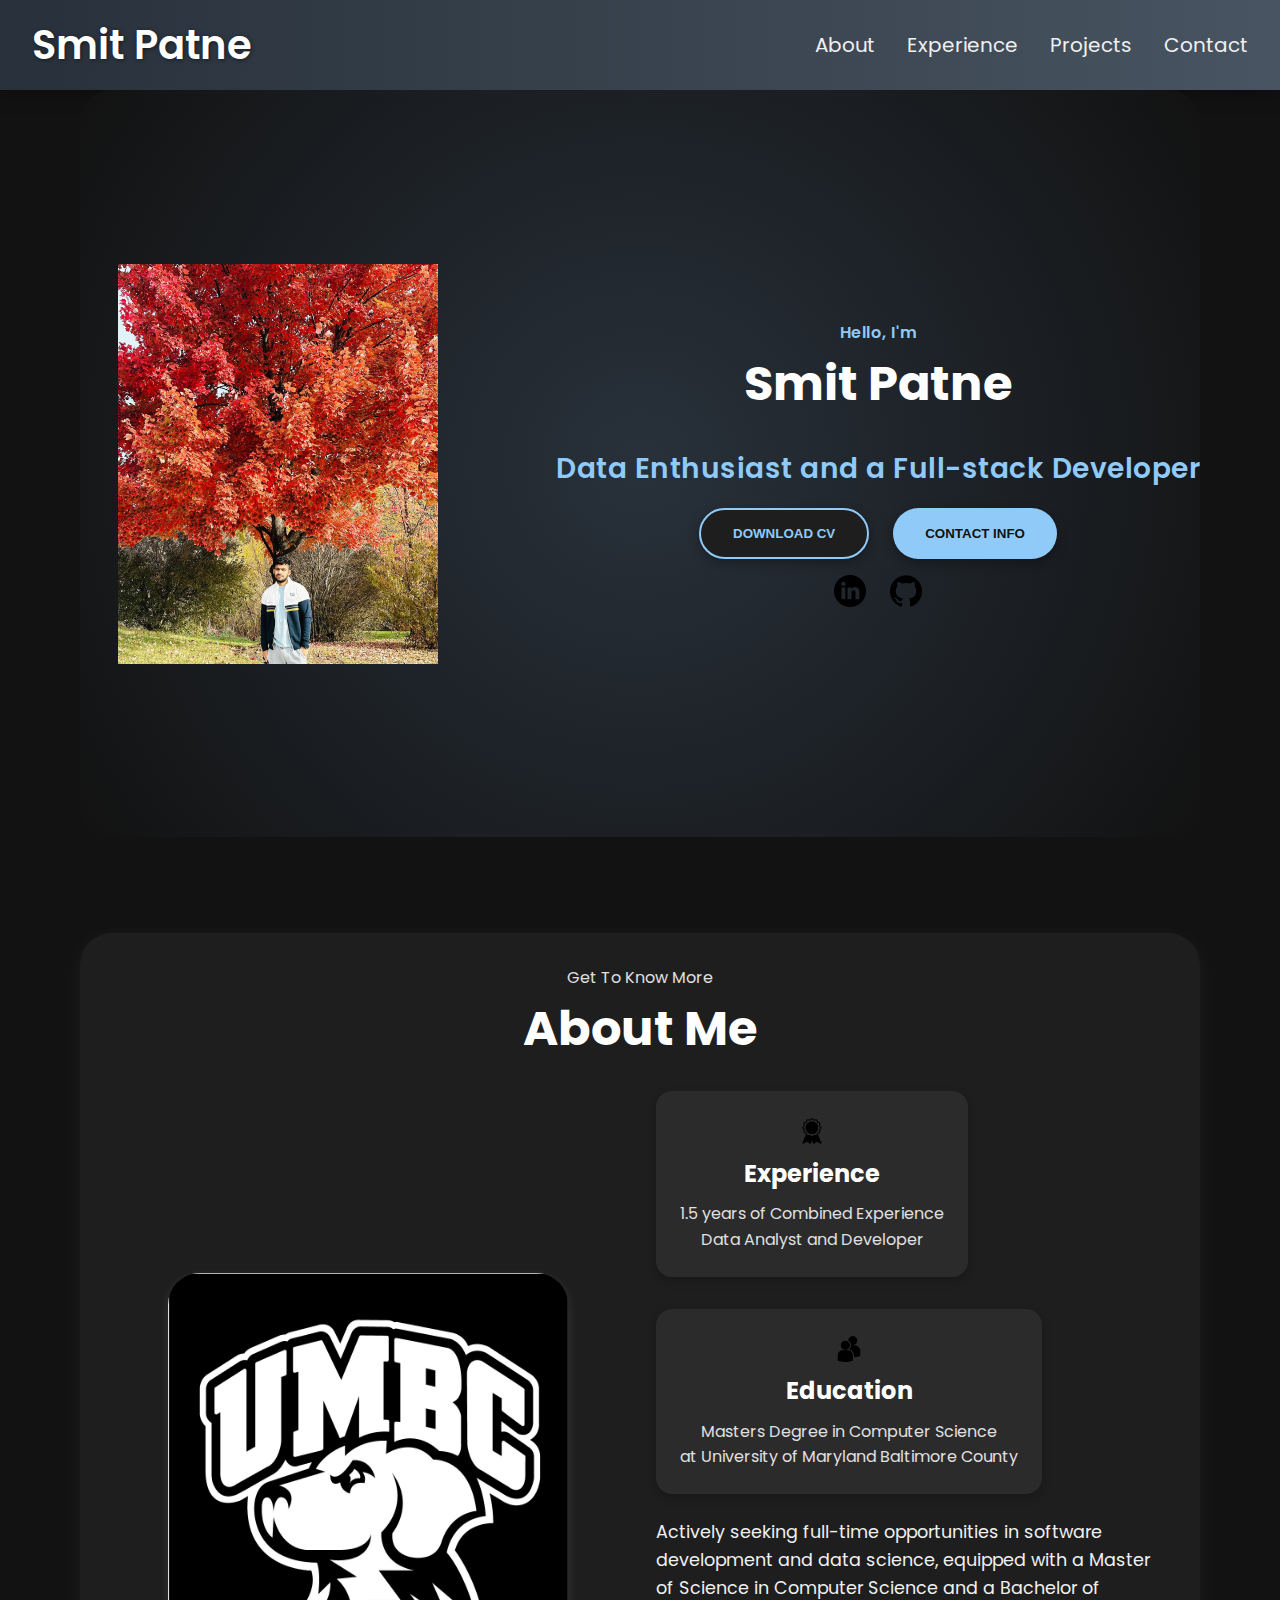
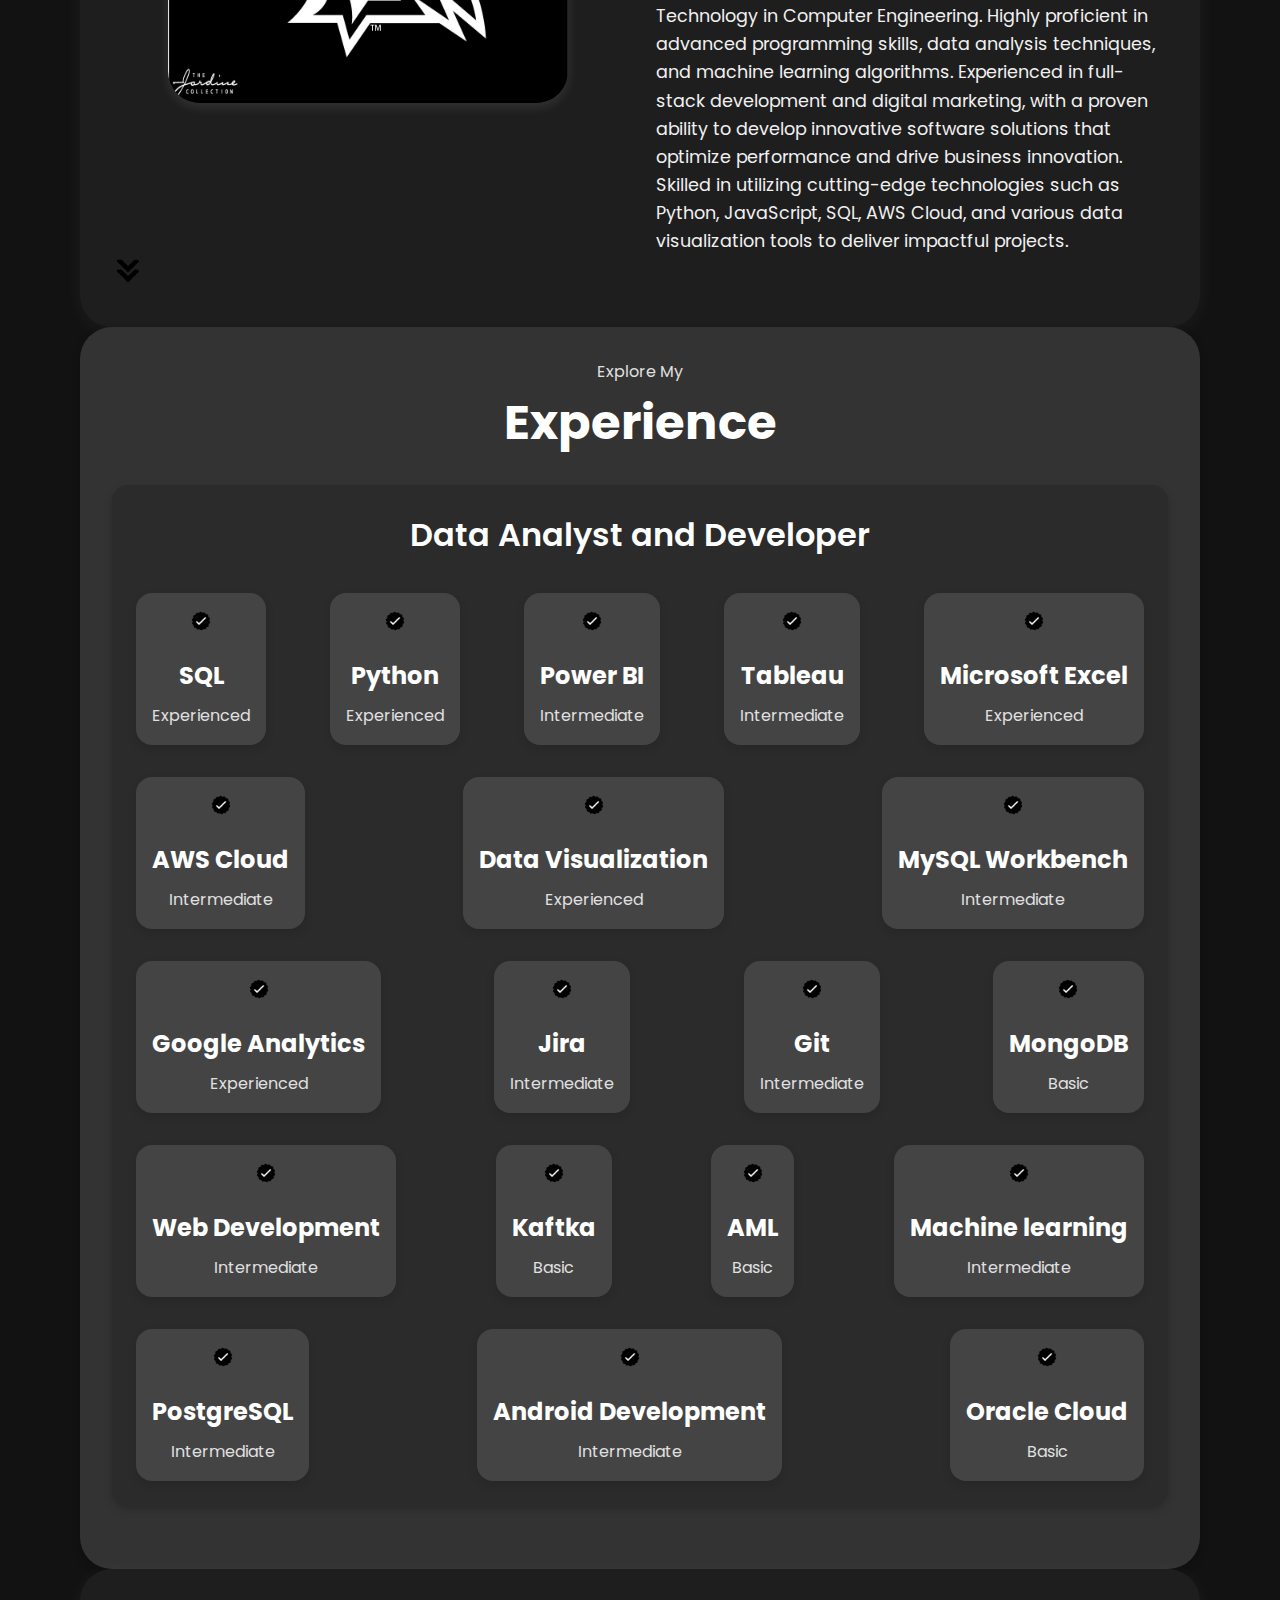
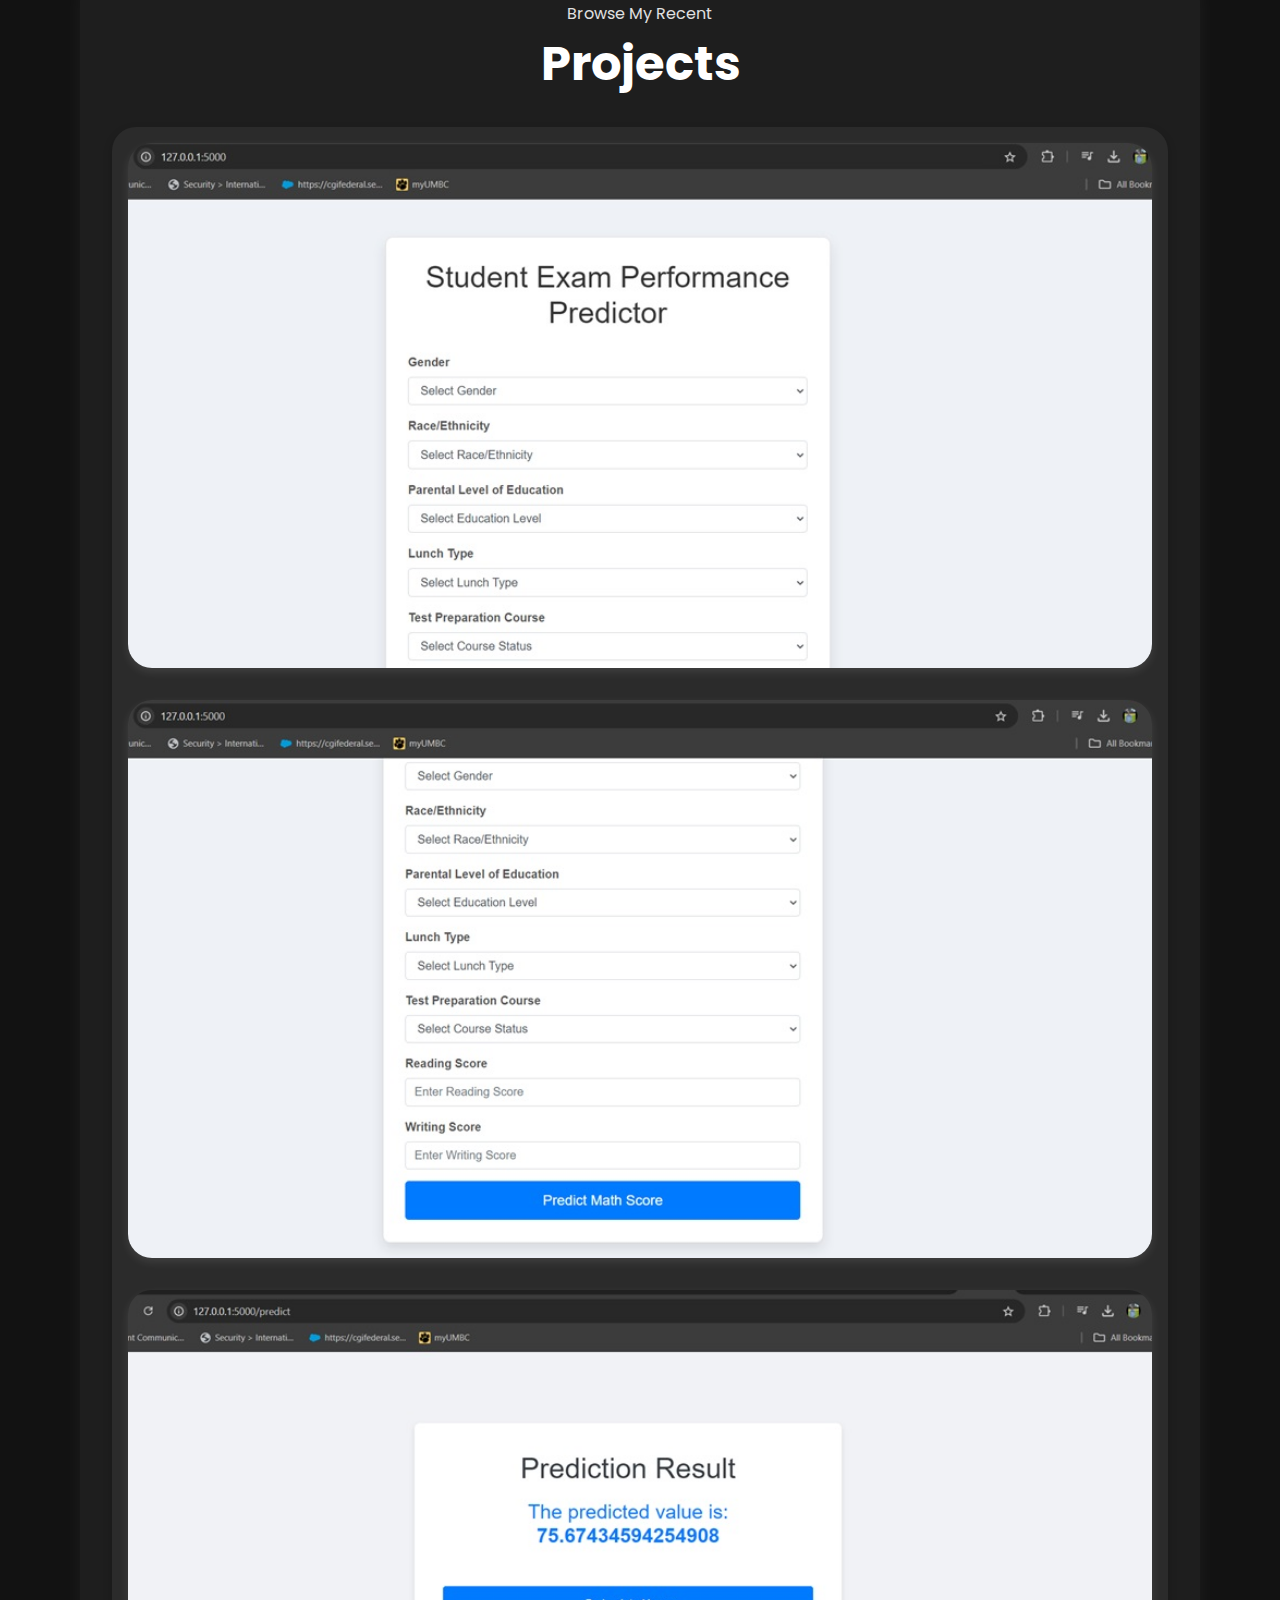
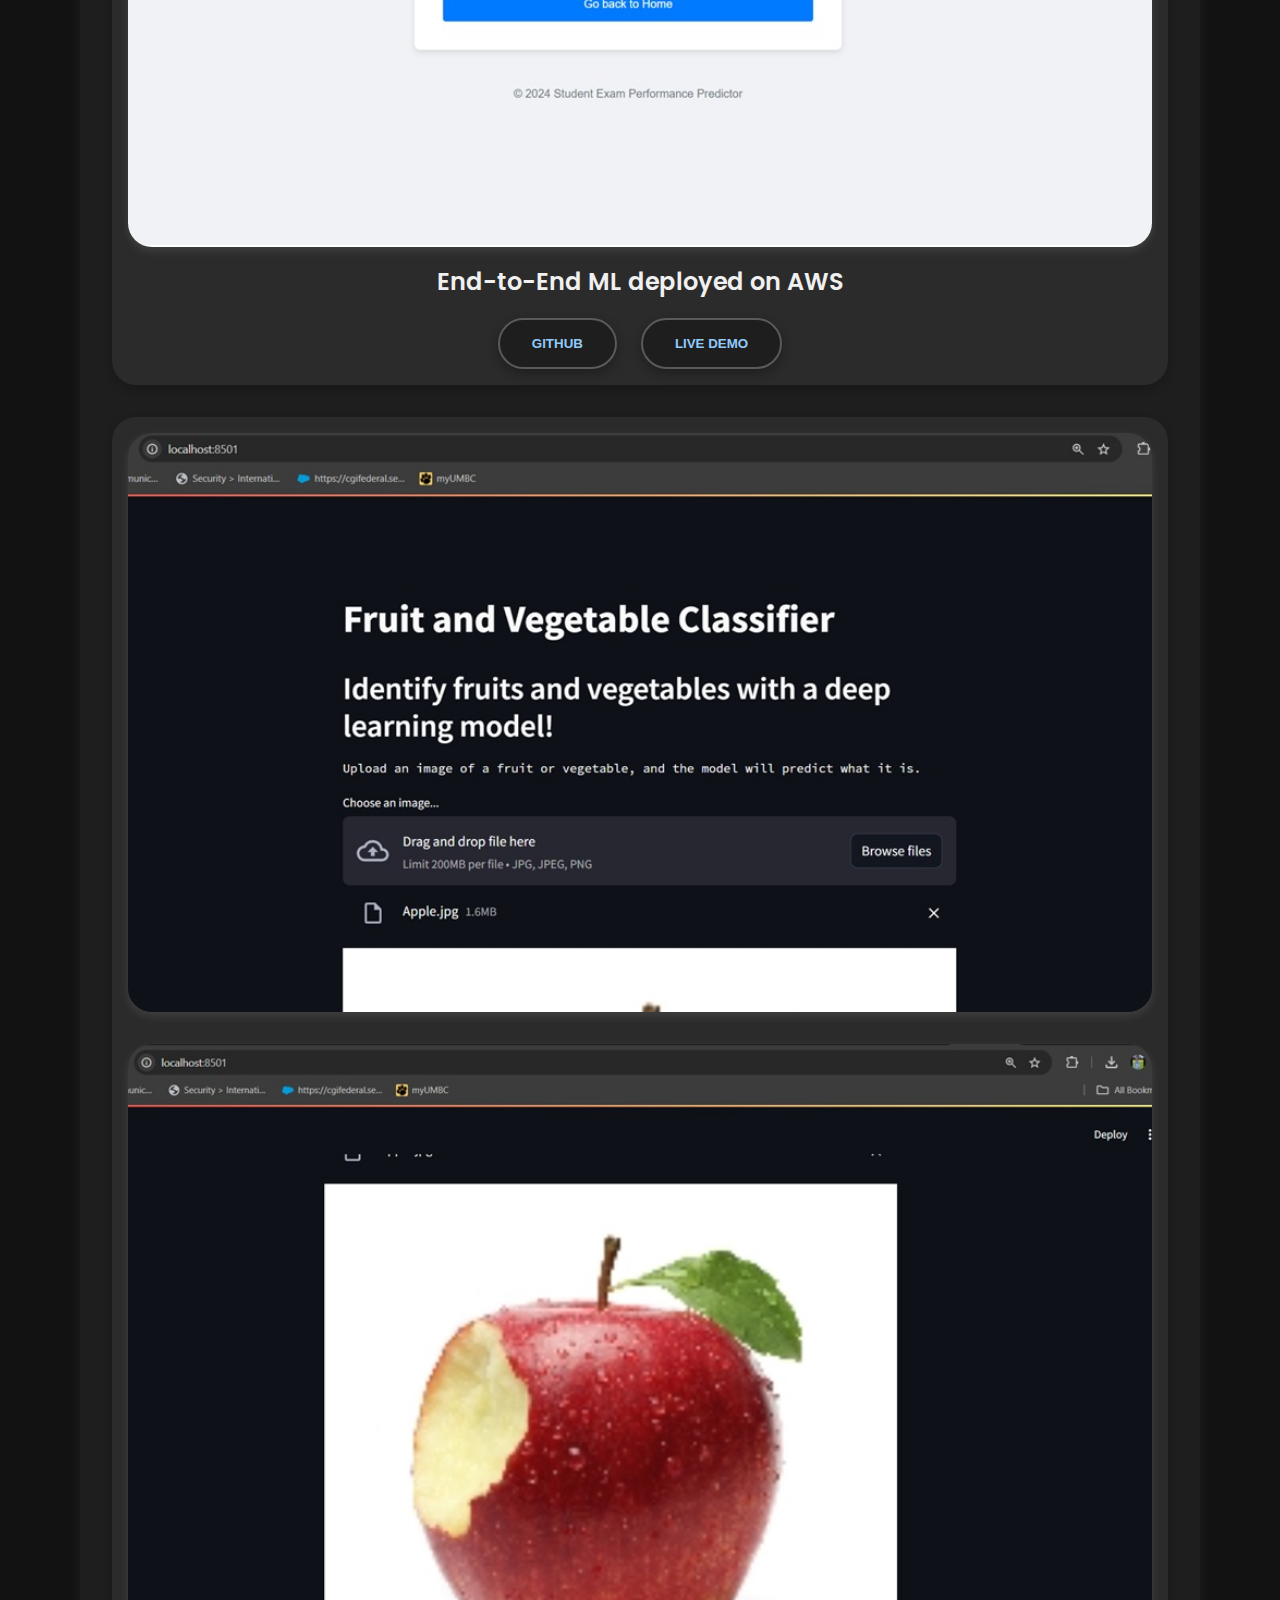
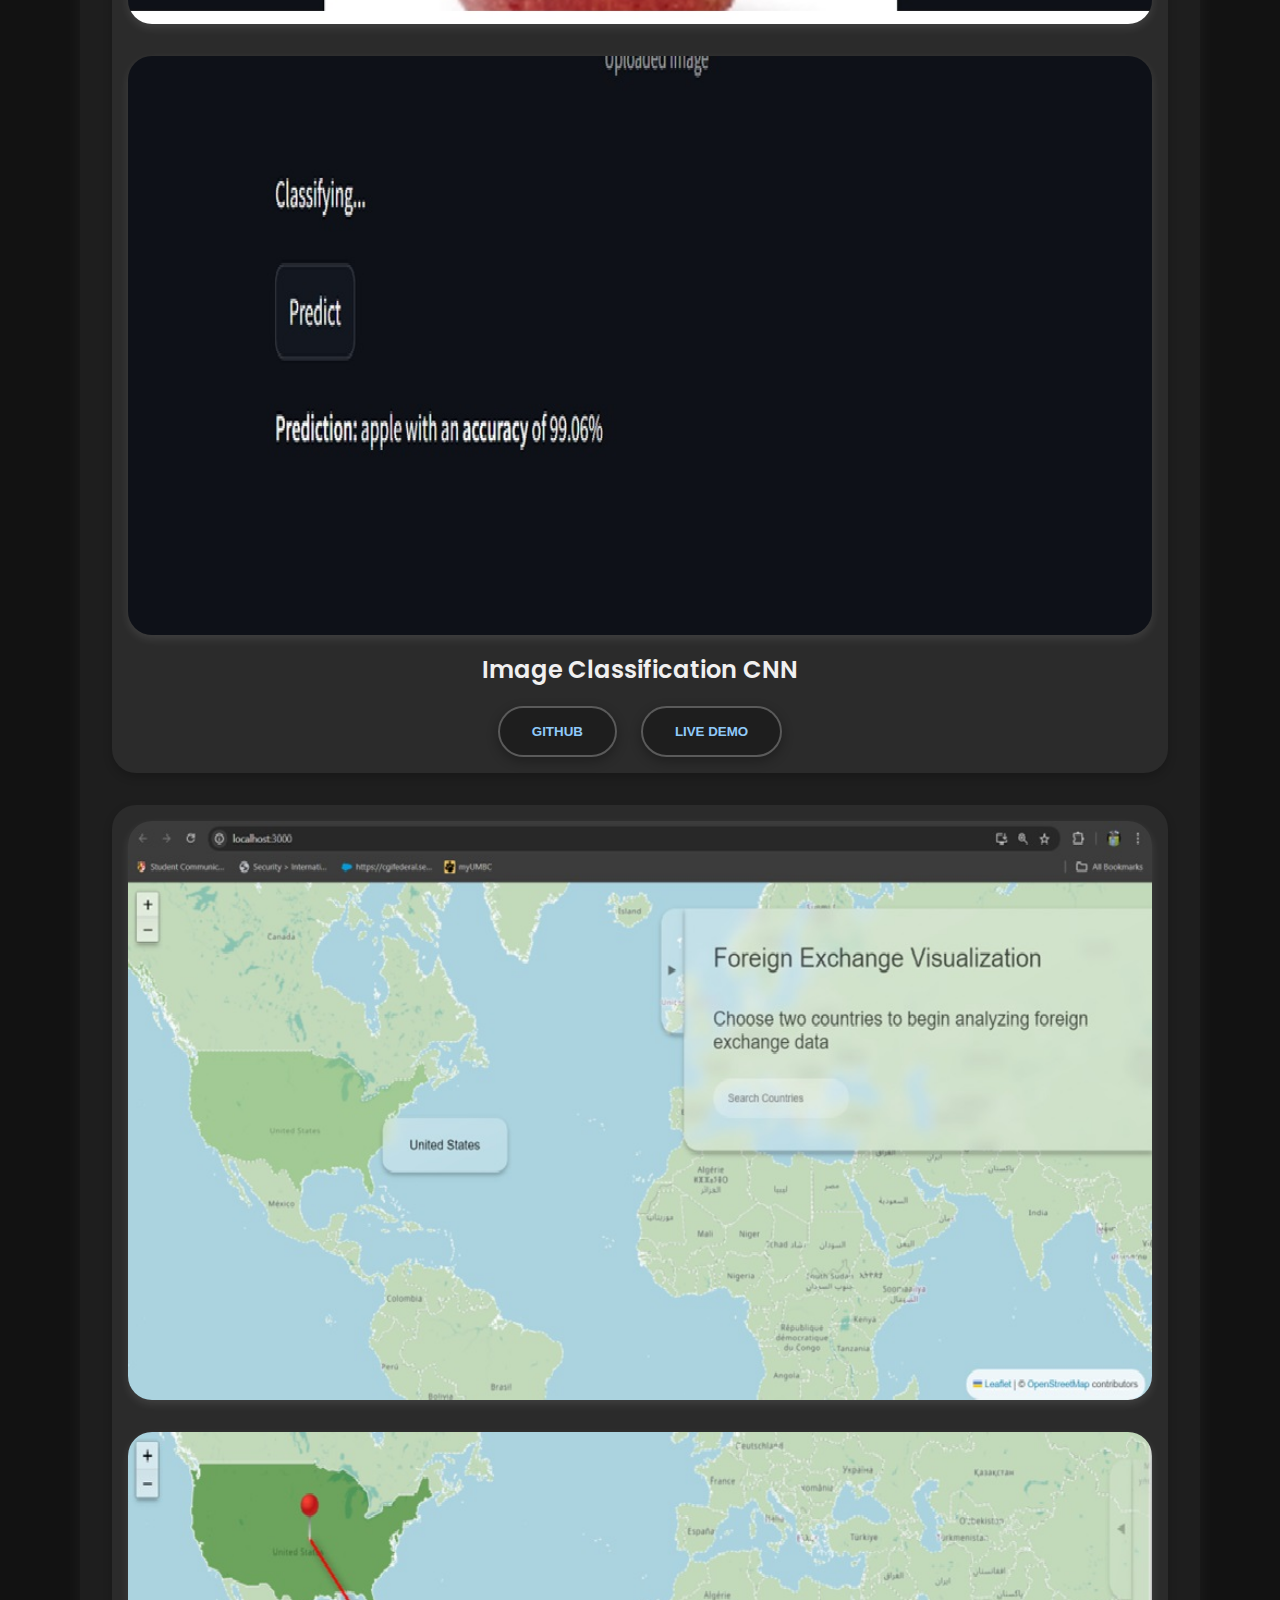
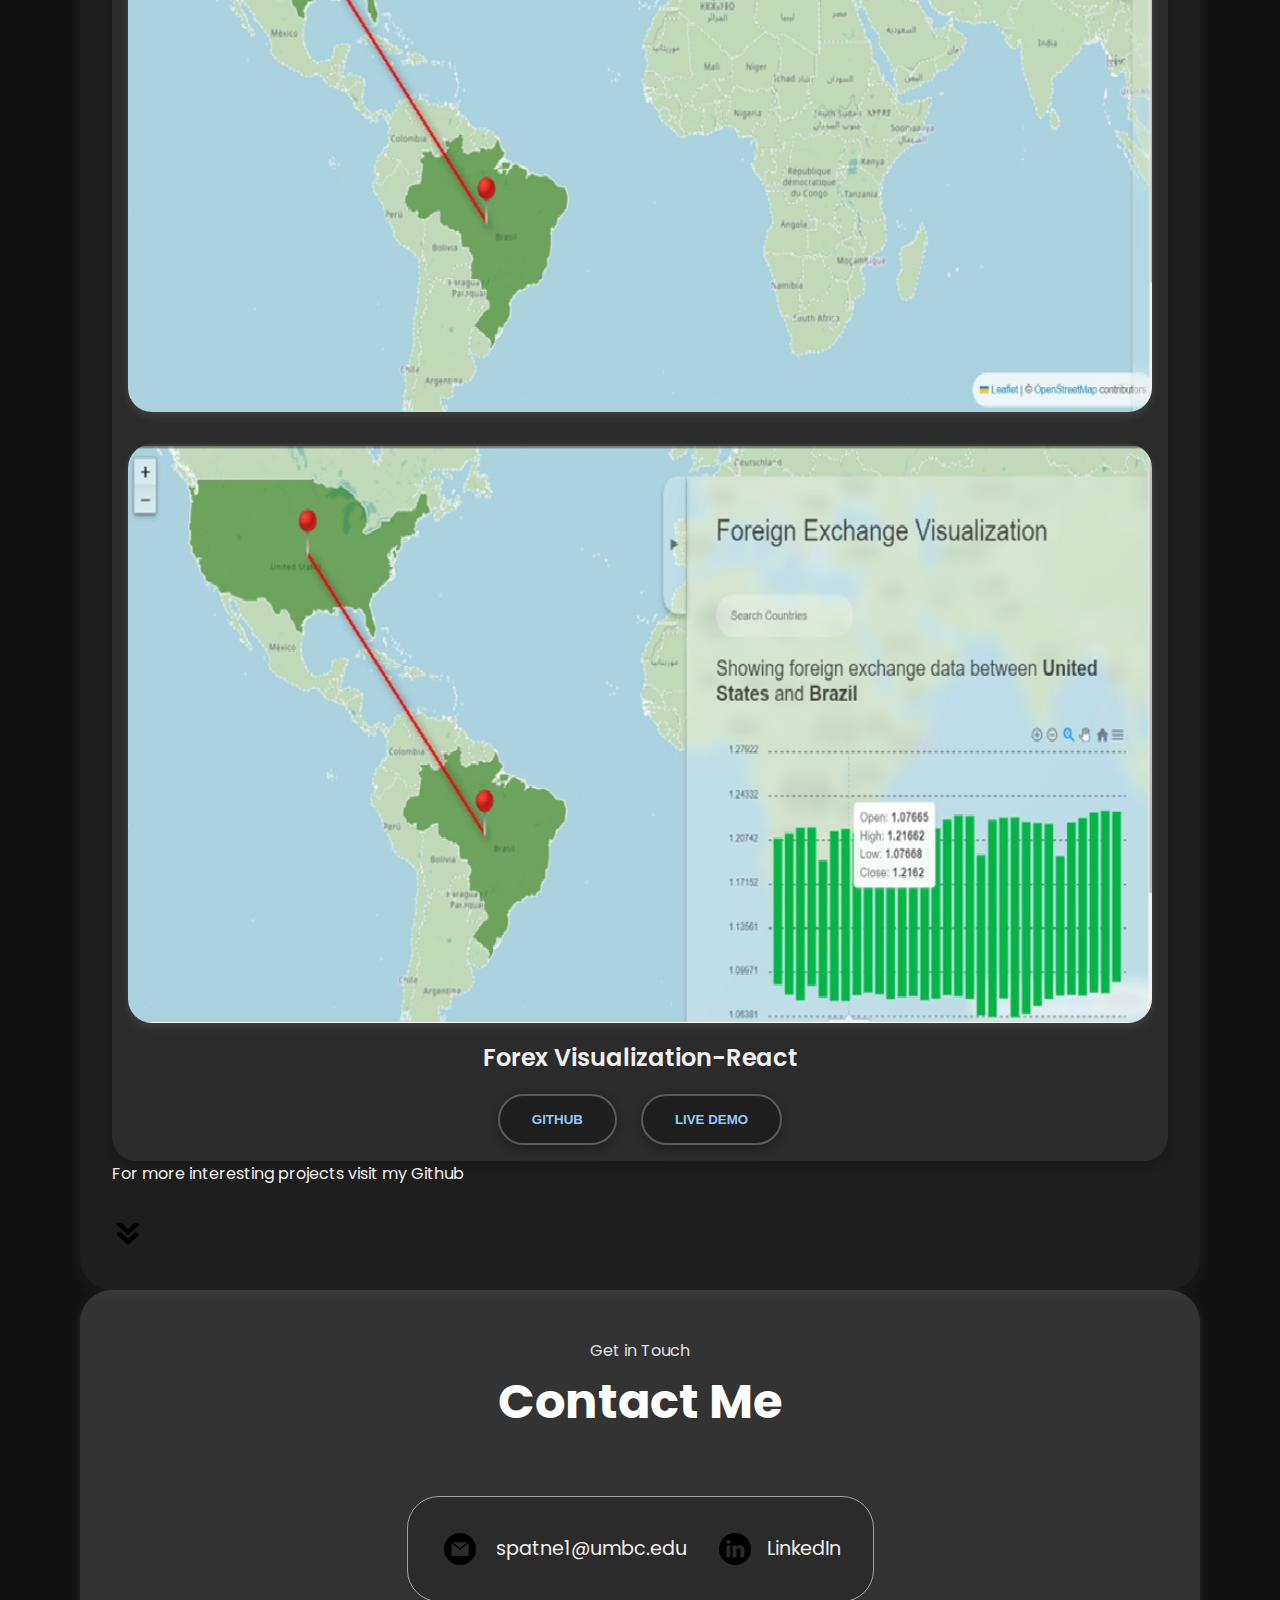
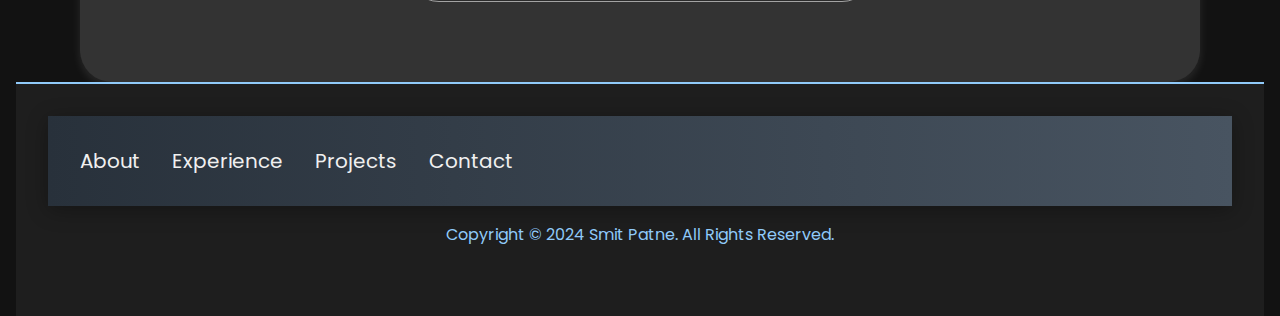
<file: index.html>
<!DOCTYPE html>
<html lang="en">
  <head>
    <meta charset="UTF-8" />
    <meta http-equiv="X-UA-Compatible" content="IE=edge" />
    <meta name="viewport" content="width=device-width, initial-scale=1.0" />
    <meta name="description" content="Smit Patne's Portfolio - Data Analyst and Full-Stack Developer, showcasing experience and projects in data science, machine learning, and software development.">
    <title>My Portfolio</title>
    <link rel="stylesheet" href="style.css" />
    <link rel="stylesheet" href="mediaqueries.css" />
  </head>
  <body>
    <nav id="desktop-nav">
      <div class="logo">Smit Patne</div>
      <div>
        <ul class="nav-links">
          <li><a href="#about">About</a></li>
          <li><a href="#experience">Experience</a></li>
          <li><a href="#projects">Projects</a></li>
          <li><a href="#contact">Contact</a></li>
        </ul>
      </div>
    </nav>
    <nav id="hamburger-nav">
      <div class="logo">Smit Patne</div>
      <div class="hamburger-menu">
        <div class="hamburger-icon" onclick="toggleMenu()">
          <span></span>
          <span></span>
          <span></span>
        </div>
        <div class="menu-links">
          <li><a href="#about" onclick="toggleMenu()">About</a></li>
          <li><a href="#experience" onclick="toggleMenu()">Experience</a></li>
          <li><a href="#projects" onclick="toggleMenu()">Projects</a></li>
          <li><a href="#contact" onclick="toggleMenu()">Contact</a></li>
        </div>
      </div>
    </nav>
    <section id="profile">
      <div class="section__pic-container">
        <img src="./assets/profile-pic.jpg" alt="Smit Patne profile picture" />
      </div>
      <div class="section__text">
        <p class="section__text__p1">Hello, I'm</p>
        <h1 class="title">Smit Patne</h1>
        <p class="section__text__p2">Data Enthusiast and a Full-stack Developer</p>
        <div class="btn-container">
          <button
            class="btn btn-color-2"
            onclick="window.open('./assets/Smit_Patne - Resume.pdf')"
          >
            Download CV
          </button>
          <button class="btn btn-color-1" onclick="location.href='#contact'">
            Contact Info
          </button>
        </div>
        <div id="socials-container">
          <img
            src="./assets/linkedin.png"
            alt="Link to Smit Patne's LinkedIn profile"
            class="icon"
            onclick="location.href='https://www.linkedin.com/in/smit-patne/'"
          />
          <img
            src="./assets/github.png"
            alt="Link to Smit Patne's Github profile"
            class="icon"
            onclick="location.href='https://github.com/smithp17'"
          />
        </div>
      </div>
    </section>
    <section id="about">
      <p class="section__text__p1">Get To Know More</p>
      <h1 class="title">About Me</h1>
      <div class="section-container">
        <div class="section__pic-container">
          <img
            src="./assets/umbc.jpg"
            alt="Profile picture of Smit Patne"
            class="about-pic"
          />
        </div>
        <div class="about-details-container">
          <div class="about-containers">
            <div class="details-container">
              <img
                src="./assets/experience.png"
                alt="Experience icon"
                class="icon"
              />
              <h3>Experience</h3>
              <p>1.5 years of Combined Experience <br />Data Analyst and Developer</p>
            </div>
            <div class="details-container">
              <img
                src="./assets/education.png"
                alt="Education icon"
                class="icon"
              />
              <h3>Education</h3>
              <p>Masters Degree in Computer Science<br />at University of Maryland Baltimore County</p>
            </div>
          </div>
          <div class="text-container">
            <p>
              Actively seeking full-time opportunities in software development and data science, equipped with a Master of Science in Computer Science and a Bachelor of Technology in Computer Engineering. Highly proficient in advanced programming skills, data analysis techniques, and machine learning algorithms. Experienced in full-stack development and digital marketing, with a proven ability to develop innovative software solutions that optimize performance and drive business innovation. Skilled in utilizing cutting-edge technologies such as Python, JavaScript, SQL, AWS Cloud, and various data visualization tools to deliver impactful projects.
            </p>
          </div>
        </div>
      </div>
      <img
        src="./assets/arrow.png"
        alt="Arrow pointing to experience section"
        class="icon arrow"
        onclick="location.href='#experience'"
      />
    </section>
    <section id="experience">
      <p class="section__text__p1">Explore My</p>
      <h1 class="title">Experience</h1>
      <div class="experience-details-container">
        <div class="about-containers">
          <div class="details-container">
            <h2 class="experience-sub-title">Data Analyst and Developer</h2>
            <div class="article-container">
              <article>
                <img
                  src="./assets/checkmark.png"
                  alt="Experience icon"
                  class="icon"
                />
                <div>
                  <h3>SQL</h3>
                  <p>Experienced</p>
                </div>
              </article>
              <article>
                <img
                  src="./assets/checkmark.png"
                  alt="Experience icon"
                  class="icon"
                />
                <div>
                  <h3>Python</h3>
                  <p>Experienced</p>
                </div>
              </article>
              <article>
                <img
                  src="./assets/checkmark.png"
                  alt="Experience icon"
                  class="icon"
                />
                <div>
                  <h3>Power BI</h3>
                  <p>Intermediate</p>
                </div>
              </article>
              <article>
                <img
                  src="./assets/checkmark.png"
                  alt="Experience icon"
                  class="icon"
                />
                <div>
                  <h3>Tableau</h3>
                  <p>Intermediate</p>
                </div>
              </article>
              <article>
                <img
                  src="./assets/checkmark.png"
                  alt="Experience icon"
                  class="icon"
                />
                <div>
                  <h3>Microsoft Excel</h3>
                  <p>Experienced</p>
                </div>
              </article>
              <article>
                <img
                  src="./assets/checkmark.png"
                  alt="Experience icon"
                  class="icon"
                />
                <div>
                  <h3>AWS Cloud</h3>
                  <p>Intermediate</p>
                </div>
              </article>
              <article>
                <img
                  src="./assets/checkmark.png"
                  alt="Experience icon"
                  class="icon"
                />
                <div>
                  <h3>Data Visualization</h3>
                  <p>Experienced</p>
                </div>
              </article>
              <article>
                <img
                  src="./assets/checkmark.png"
                  alt="Experience icon"
                  class="icon"
                />
                <div>
                  <h3>MySQL Workbench</h3>
                  <p>Intermediate</p>
                </div>
              </article>
              <article>
                <img
                  src="./assets/checkmark.png"
                  alt="Experience icon"
                  class="icon"
                />
                <div>
                  <h3>Google Analytics</h3>
                  <p>Experienced</p>
                </div>
              </article>
              <article>
                <img
                  src="./assets/checkmark.png"
                  alt="Experience icon"
                  class="icon"
                />
                <div>
                  <h3>Jira</h3>
                  <p>Intermediate</p>
                </div>
              </article>
              <article>
                <img
                  src="./assets/checkmark.png"
                  alt="Experience icon"
                  class="icon"
                />
                <div>
                  <h3>Git</h3>
                  <p>Intermediate</p>
                </div>
              </article>
              <article>
                <img
                  src="./assets/checkmark.png"
                  alt="Experience icon"
                  class="icon"
                />
                <div>
                  <h3>MongoDB</h3>
                  <p>Basic</p>
                </div>
              </article>
              <article>
                <img
                  src="./assets/checkmark.png"
                  alt="Experience icon"
                  class="icon"
                />
                <div>
                  <h3>Web Development</h3>
                  <p>Intermediate</p>
                </div>
              </article>
              <article>
                <img
                  src="./assets/checkmark.png"
                  alt="Experience icon"
                  class="icon"
                />
                <div>
                  <h3>Kaftka</h3>
                  <p>Basic</p>
                </div>
              </article>
              <article>
                <img
                  src="./assets/checkmark.png"
                  alt="Experience icon"
                  class="icon"
                />
                <div>
                  <h3>AML</h3>
                  <p>Basic</p>
                </div>
              </article>
              <article>
                <img
                  src="./assets/checkmark.png"
                  alt="Experience icon"
                  class="icon"
                />
                <div>
                  <h3>Machine learning</h3>
                  <p>Intermediate</p>
                </div>
              </article>
              <article>
                <img
                  src="./assets/checkmark.png"
                  alt="Experience icon"
                  class="icon"
                />
                <div>
                  <h3>PostgreSQL</h3>
                  <p>Intermediate</p>
                </div>
              </article>
              <article>
                <img
                  src="./assets/checkmark.png"
                  alt="Experience icon"
                  class="icon"
                />
                <div>
                  <h3>Android Development</h3>
                  <p>Intermediate</p>
                </div>
              </article>
              <article>
                <img
                  src="./assets/checkmark.png"
                  alt="Experience icon"
                  class="icon"
                />
                <div>
                  <h3>Oracle Cloud</h3>
                  <p>Basic</p>
                </div>
              </article>
            </div>
          </div>
        </div>
      </div>
    </section>
    
    <section id="projects">
      <p class="section__text__p1">Browse My Recent</p>
      <h1 class="title">Projects</h1>
      <div class="experience-details-container">
        <div class="about-containers">
          <div class="details-container color-container">
            <div class="article-container">
              <img
                src="./assets/End-to-endML.jpg"
                alt="Project 1"
                class="project-img"
              />
              <img
                src="./assets/End-to-endML2.jpg"
                alt="Project 1"
                class="project-img"
              />
              <img
                src="./assets/End-to-endML3.jpg"
                alt="Project 1"
                class="project-img"
              />
            </div>
            <h2 class="experience-sub-title project-title">End-to-End ML deployed on AWS</h2>
            <div class="btn-container">
              <button
                class="btn btn-color-2 project-btn"
                onclick="location.href='https://github.com/'"
              >
                Github
              </button>
              <button
                class="btn btn-color-2 project-btn"
                onclick="location.href='https://github.com/smithp17/ML_end_to_end'"
              >
                Live Demo
              </button>
            </div>
          </div>
          <div class="details-container color-container">
            <div class="article-container">
              <img
                src="./assets/Image_classifier1.jpg"
                alt="Project 2"
                class="project-img"
              />
              <img
                src="./assets/Image_classifier2.jpg"
                alt="Project 2"
                class="project-img"
              />
              <img
                src="./assets/Image_classifier3.jpg"
                alt="Project 2"
                class="project-img"
              />
            </div>
            <h2 class="experience-sub-title project-title">Image Classification CNN</h2>
            <div class="btn-container">
              <button
                class="btn btn-color-2 project-btn"
                onclick="location.href='https://github.com/smithp17/Image-Classification-'"
              >
                Github
              </button>
              <button
                class="btn btn-color-2 project-btn"
                onclick="location.href='https://github.com/'"
              >
                Live Demo
              </button>
            </div>
          </div>
          <div class="details-container color-container">
            <div class="article-container">
              <img
                src="./assets/forexvis1.jpg"
                alt="Project 3"
                class="project-img"
              />
              <img
                src="./assets/forexvis2.jpg"
                alt="Project 3"
                class="project-img"
              />
              <img
                src="./assets/forexvis3.jpg"
                alt="Project 3"
                class="project-img"
              />
            </div>
            <h2 class="experience-sub-title project-title">Forex Visualization-React</h2>
            <div class="btn-container">
              <button
                class="btn btn-color-2 project-btn"
                onclick="location.href='https://github.com/smithp17/FOREX-vis'"
              >
                Github
              </button>
              <button
                class="btn btn-color-2 project-btn"
                onclick="location.href='https://github.com/'"
              >
                Live Demo
              </button>
            </div>
          </div>
        </div>
        <text>For more interesting projects visit my Github </text>
      </div>
      <img
        src="./assets/arrow.png"
        alt="Arrow icon"
        class="icon arrow"
        onclick="location.href='#contact'"
      />
    </section>
    <section id="contact">
      <p class="section__text__p1">Get in Touch</p>
      <h1 class="title">Contact Me</h1>
      <div class="contact-info-upper-container">
        <div class="contact-info-container">
          <img
            src="./assets/email.png"
            alt="Email icon"
            class="icon contact-icon email-icon"
          />
          <p><a href="mailto:spatne1@umbc.edu">spatne1@umbc.edu</a></p>
        </div>
        <div class="contact-info-container">
          <img
            src="./assets/linkedin.png"
            alt="LinkedIn icon"
            class="icon contact-icon"
          />
          <p><a href="https://www.linkedin.com/in/smit-patne/">LinkedIn</a></p>
        </div>
      </div>
    </section>
    <footer>
      <nav>
        <div class="nav-links-container">
          <ul class="nav-links">
            <li><a href="#about">About</a></li>
            <li><a href="#experience">Experience</a></li>
            <li><a href="#projects">Projects</a></li>
            <li><a href="#contact">Contact</a></li>
          </ul>
        </div>
      </nav>
      <p>Copyright &#169; 2024 Smit Patne. All Rights Reserved.</p>
    </footer>
    <script src="script.js"></script>
  </body>
</html>
</file>
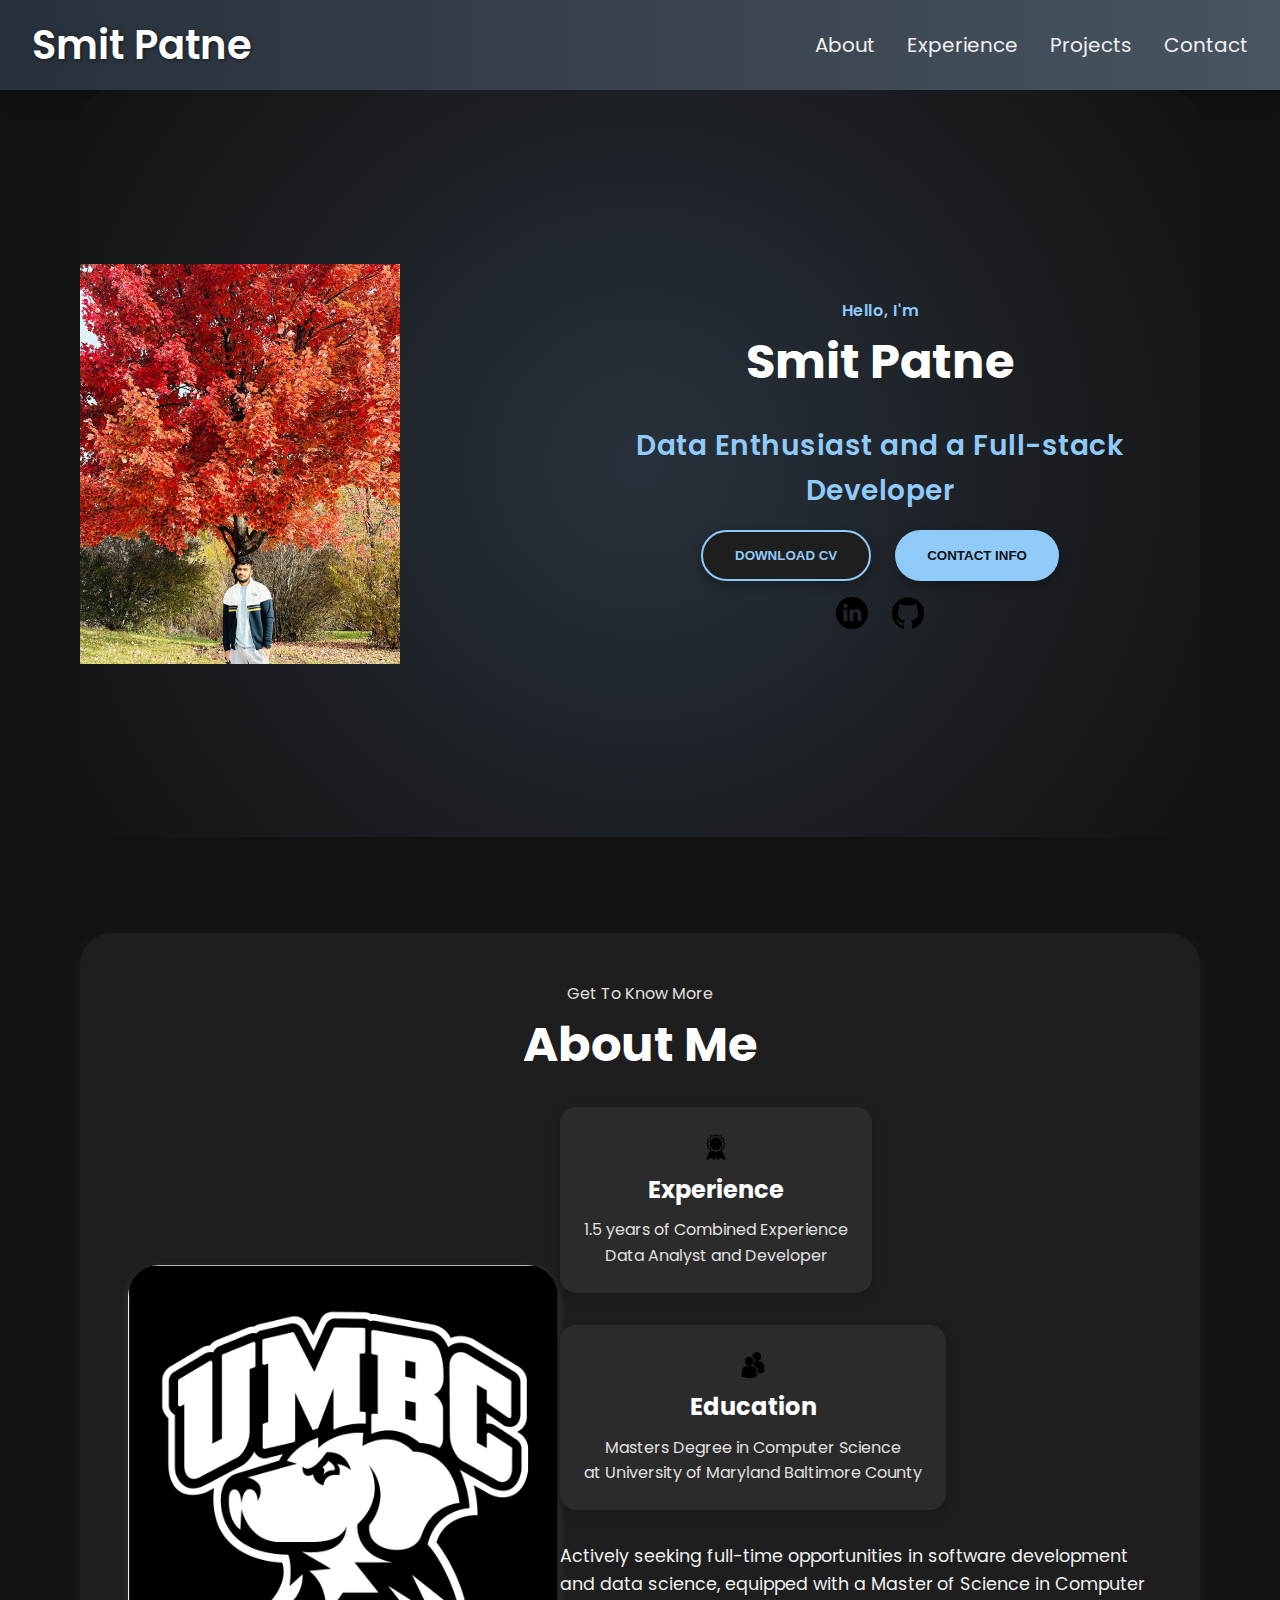
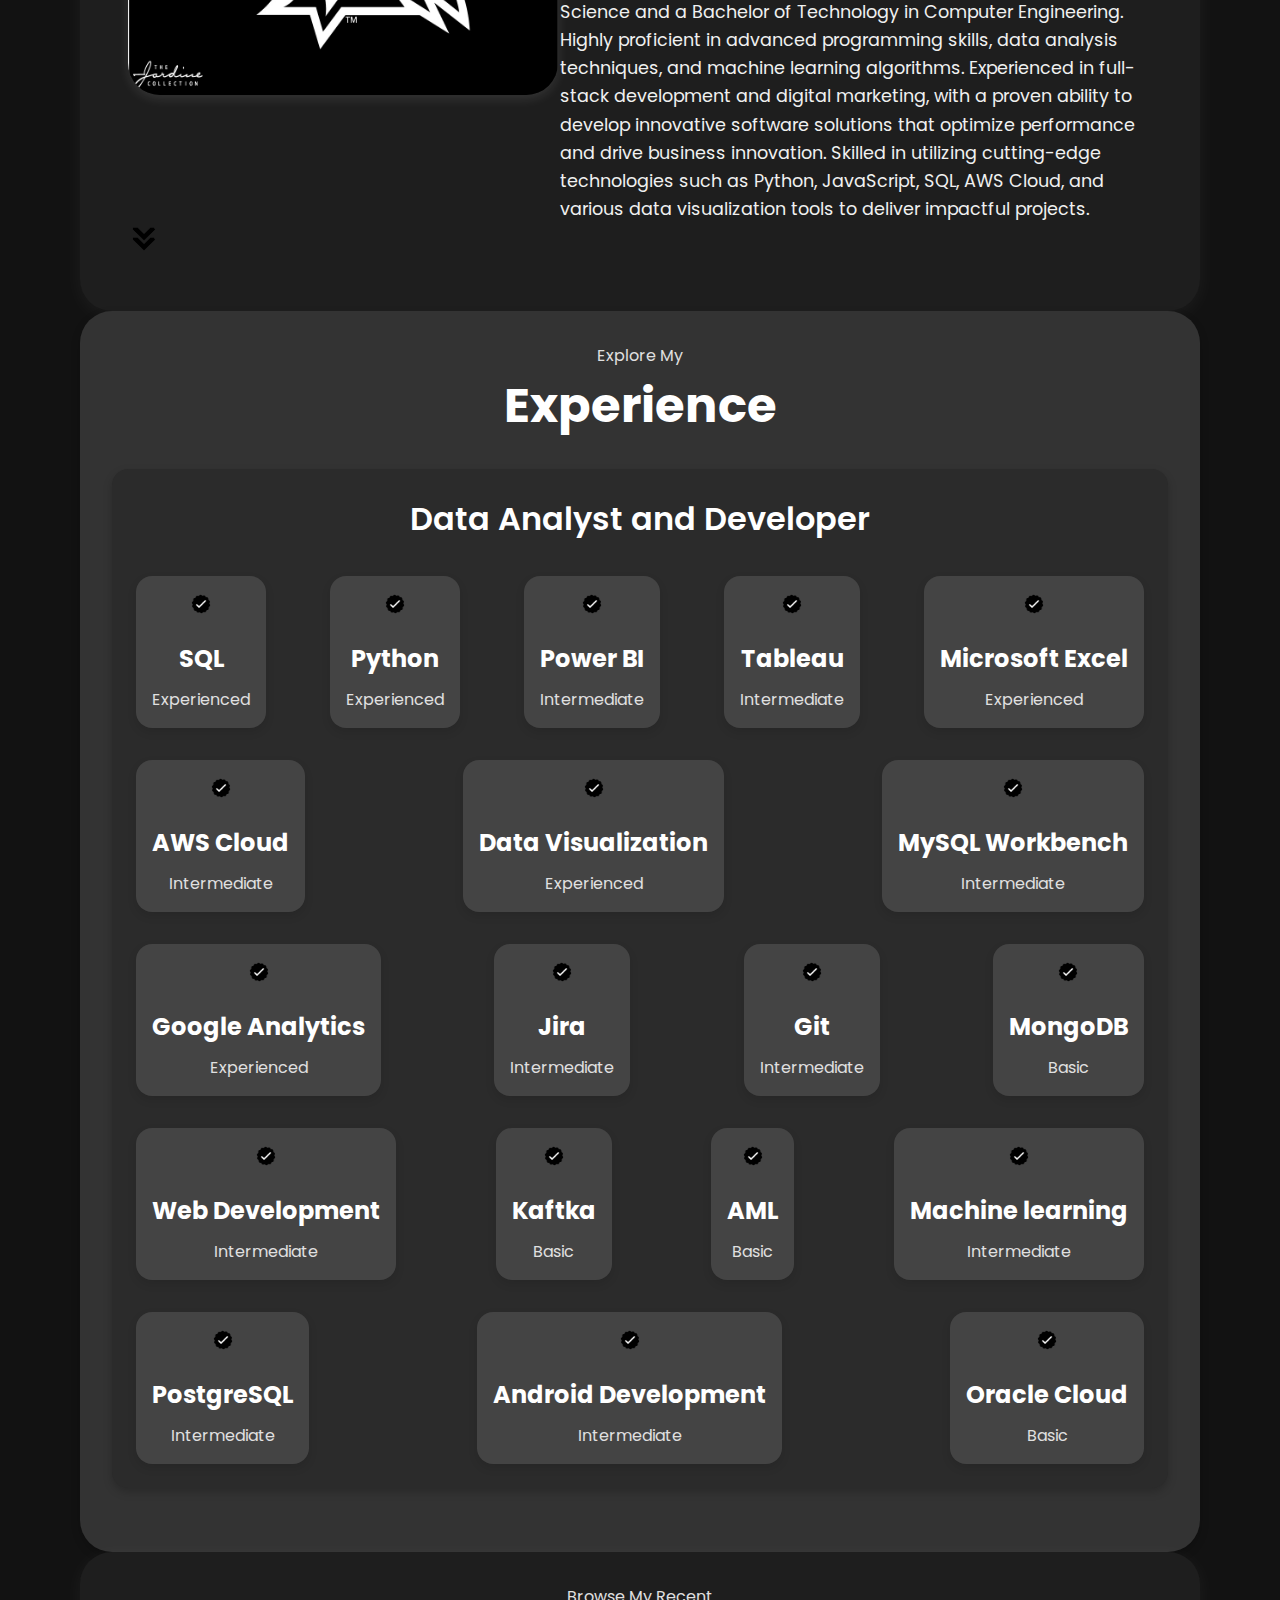
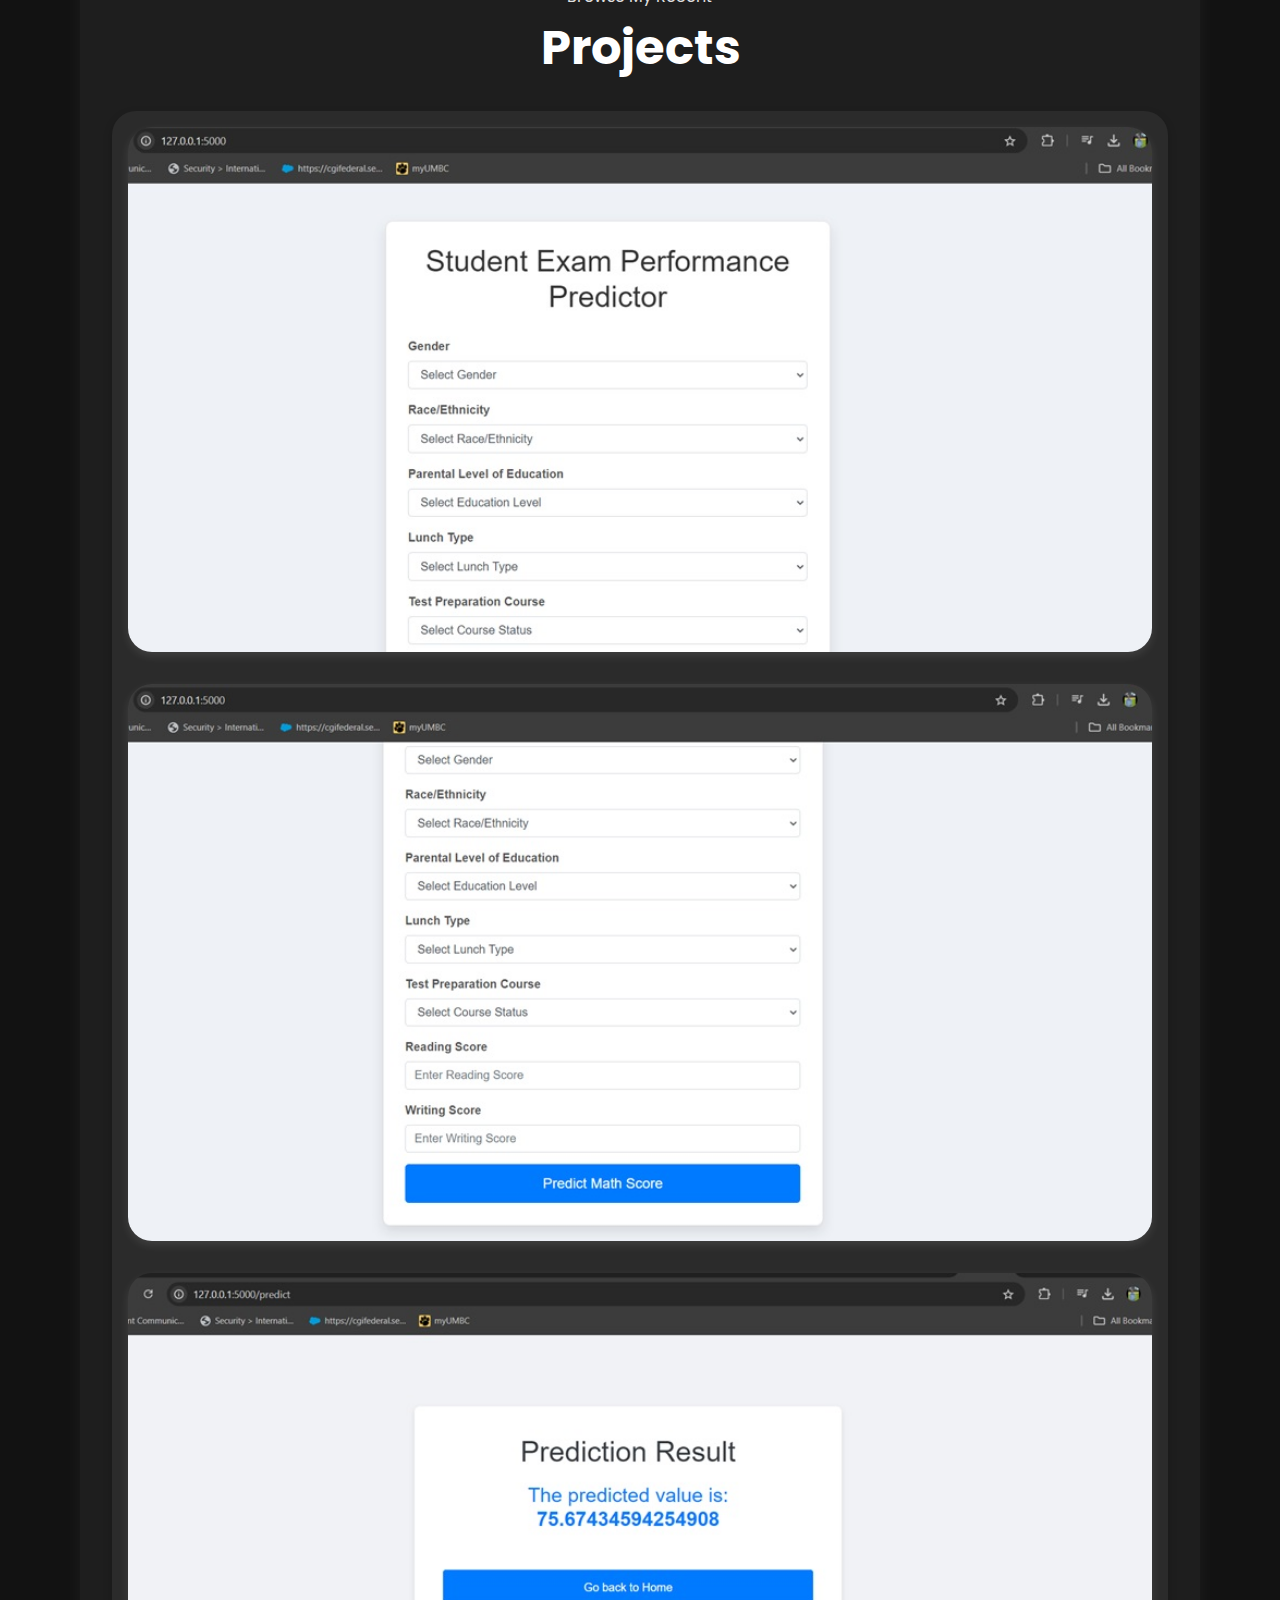
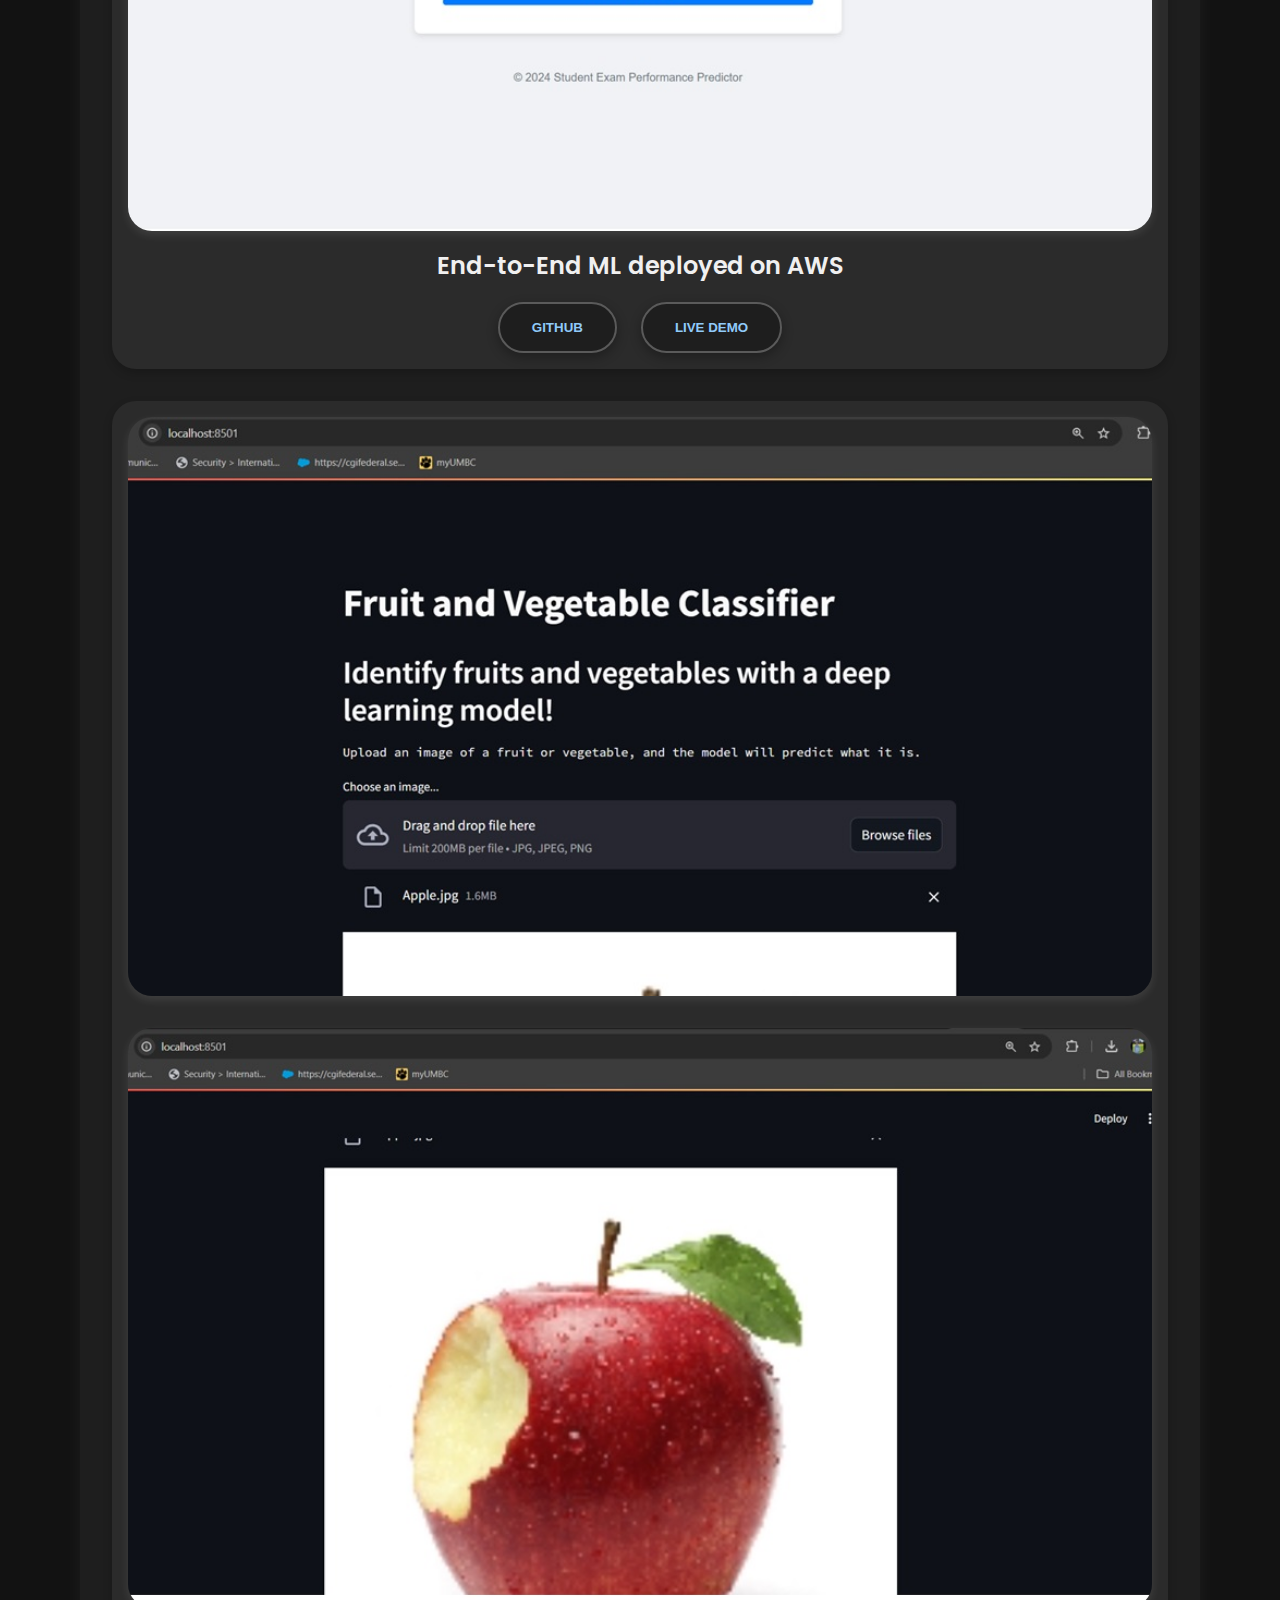
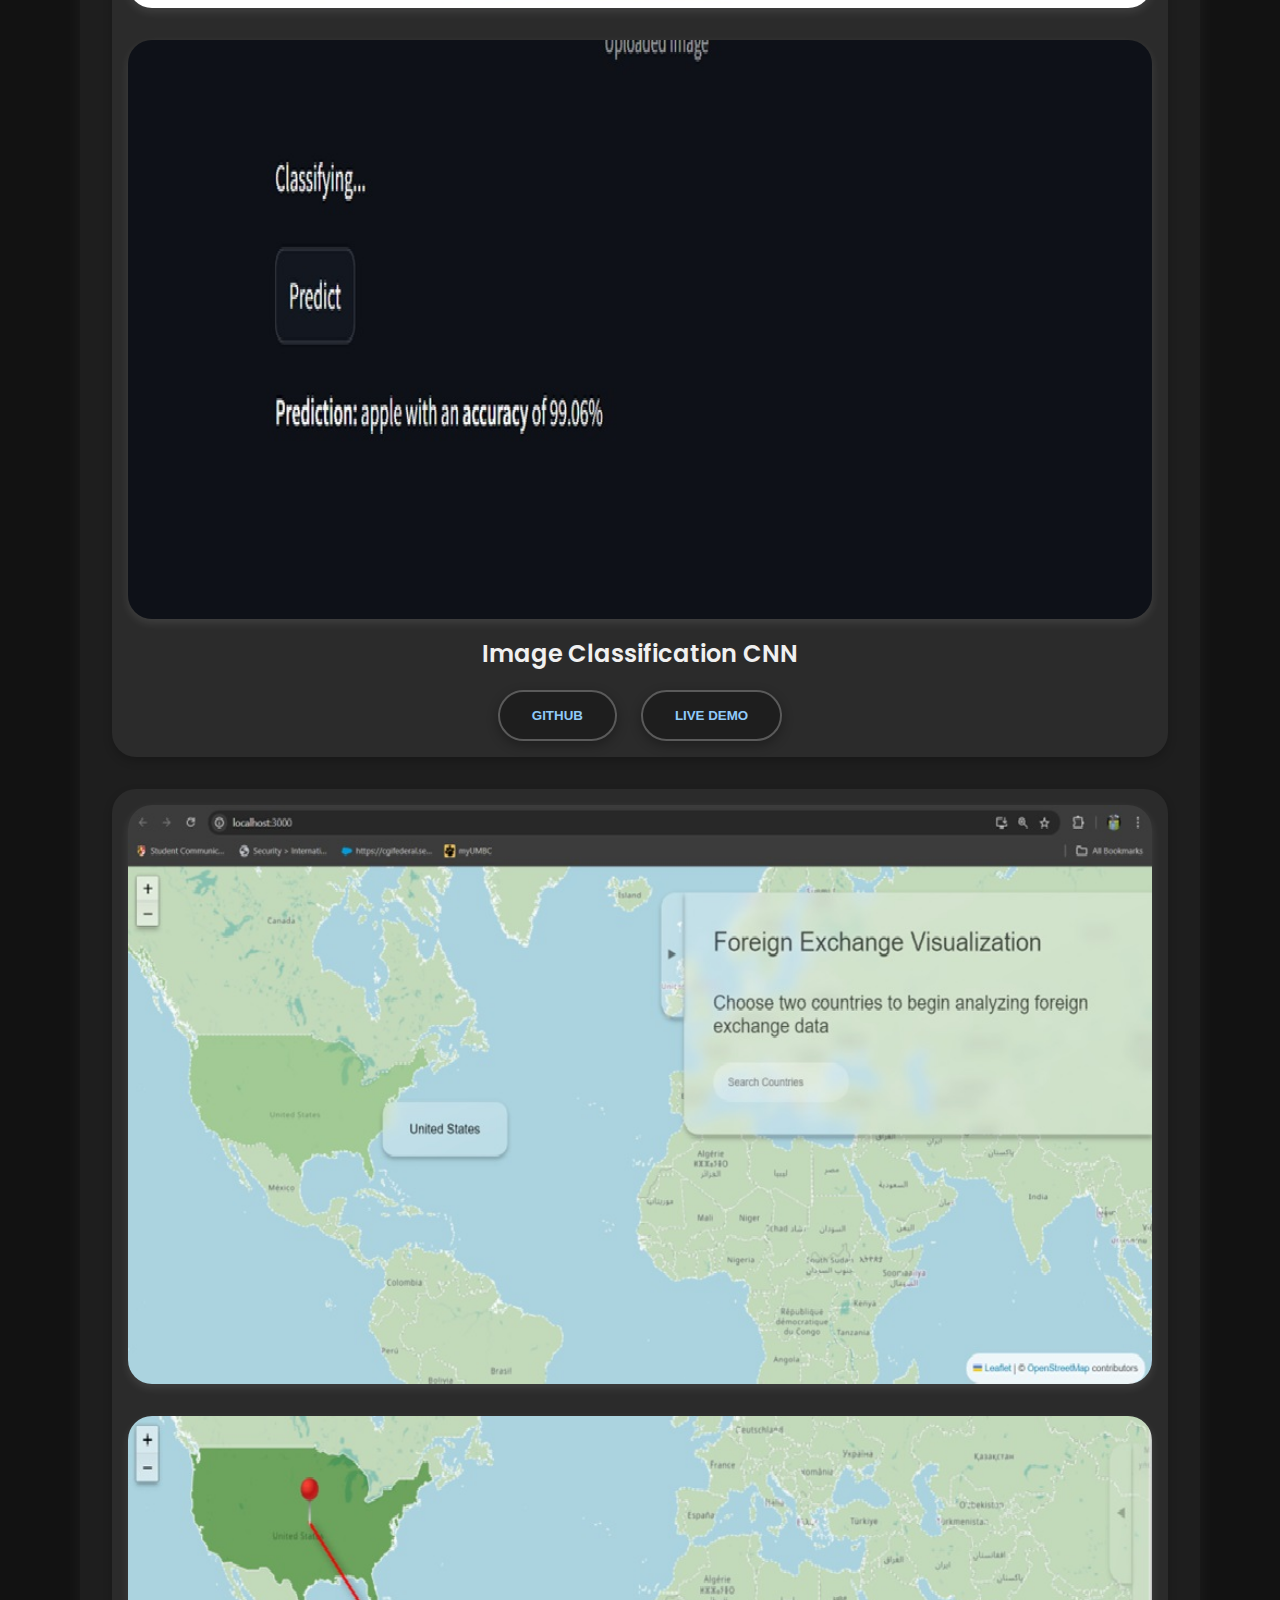
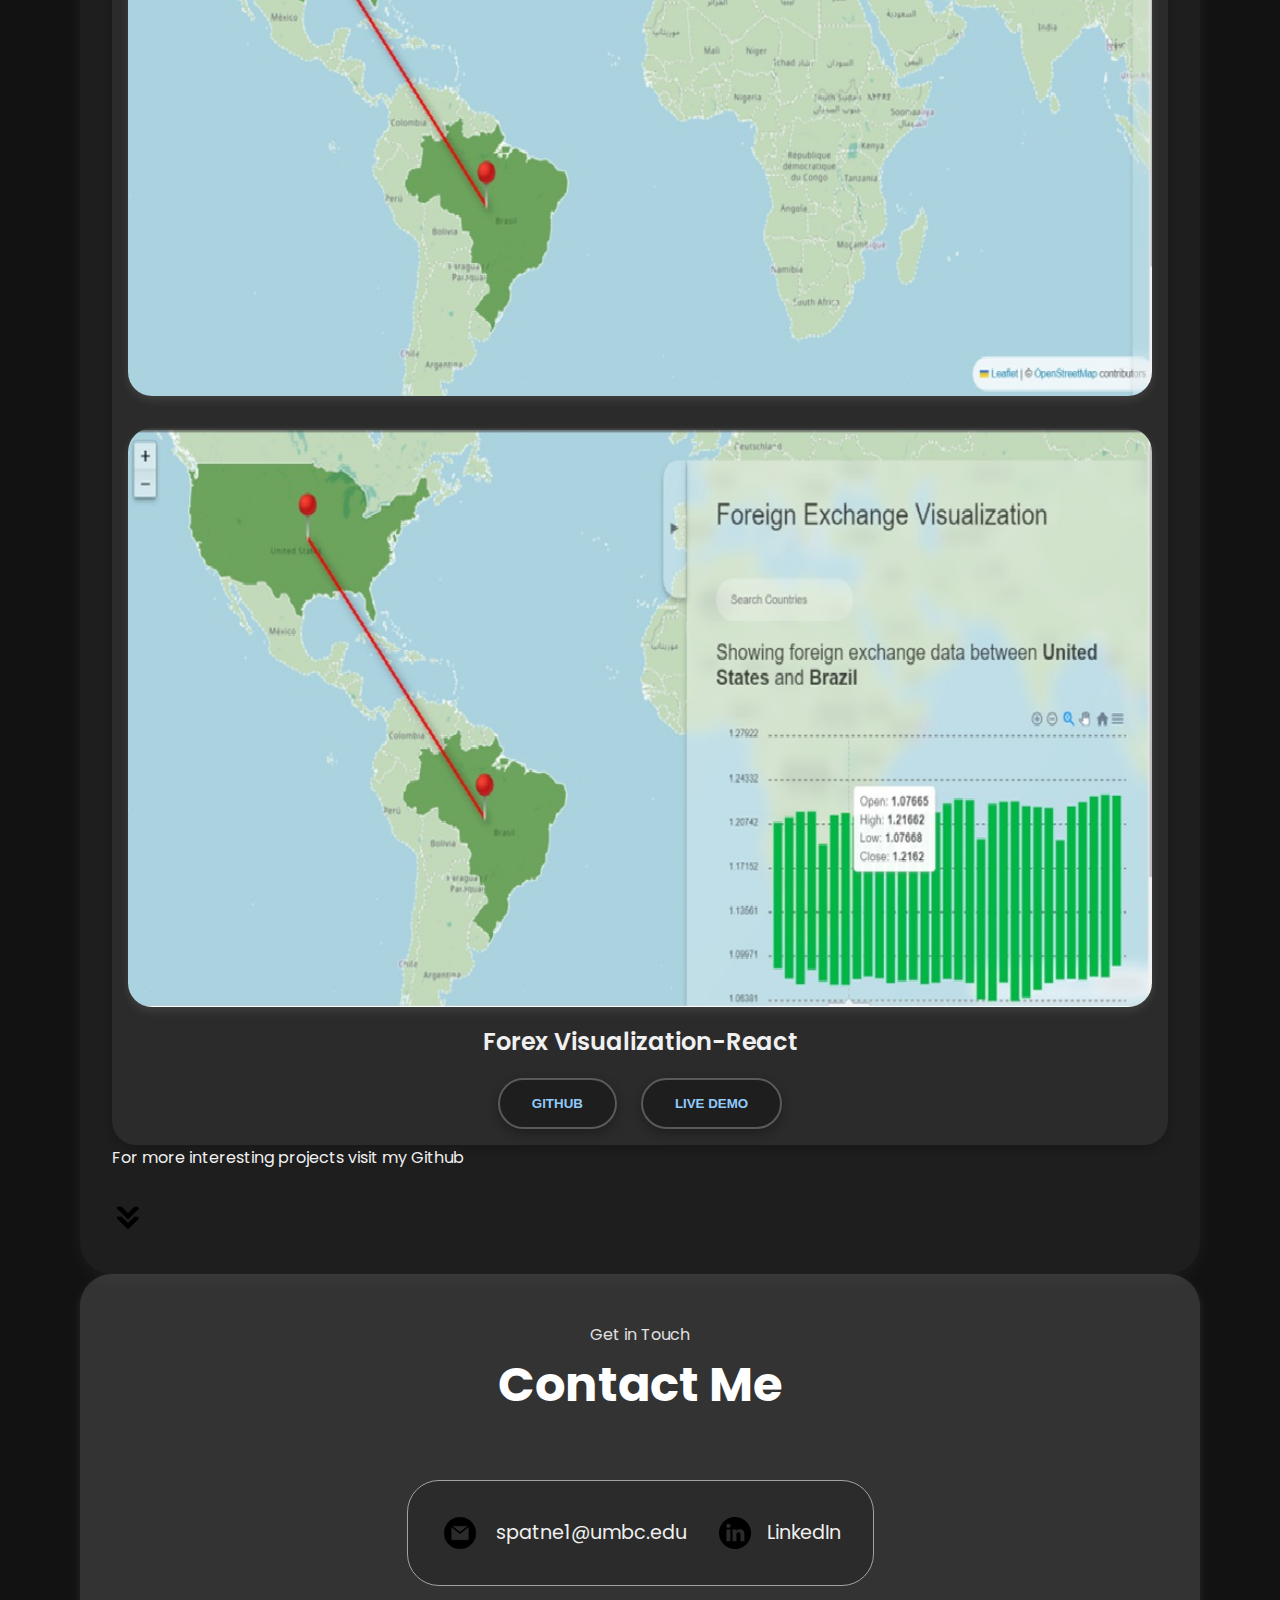
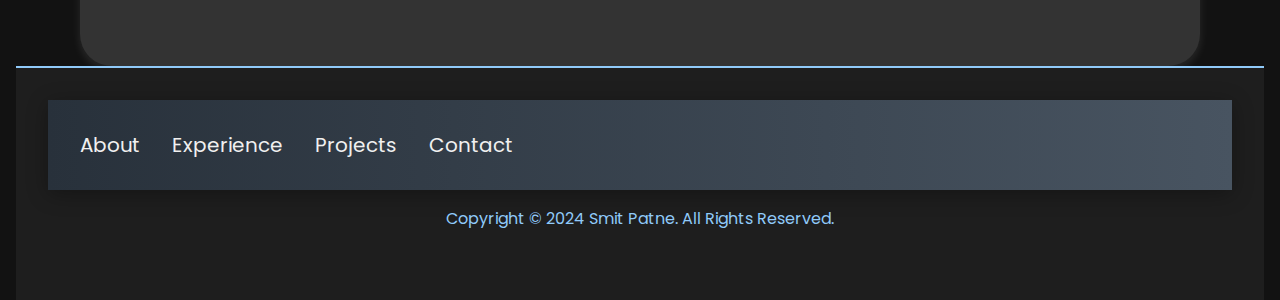
<file: Portfolio/index.html>
<!DOCTYPE html>
<html lang="en">
  <head>
    <meta charset="UTF-8" />
    <meta http-equiv="X-UA-Compatible" content="IE=edge" />
    <meta name="viewport" content="width=device-width, initial-scale=1.0" />
    <meta name="description" content="Smit Patne's Portfolio - Data Analyst and Full-Stack Developer, showcasing experience and projects in data science, machine learning, and software development.">
    <title>My Portfolio</title>
    <link rel="stylesheet" href="style.css" />
    <link rel="stylesheet" href="mediaqueries.css" />
  </head>
  <body>
    <nav id="desktop-nav">
      <div class="logo">Smit Patne</div>
      <div>
        <ul class="nav-links">
          <li><a href="#about">About</a></li>
          <li><a href="#experience">Experience</a></li>
          <li><a href="#projects">Projects</a></li>
          <li><a href="#contact">Contact</a></li>
        </ul>
      </div>
    </nav>
    <nav id="hamburger-nav">
      <div class="logo">Smit Patne</div>
      <div class="hamburger-menu">
        <div class="hamburger-icon" onclick="toggleMenu()">
          <span></span>
          <span></span>
          <span></span>
        </div>
        <div class="menu-links">
          <li><a href="#about" onclick="toggleMenu()">About</a></li>
          <li><a href="#experience" onclick="toggleMenu()">Experience</a></li>
          <li><a href="#projects" onclick="toggleMenu()">Projects</a></li>
          <li><a href="#contact" onclick="toggleMenu()">Contact</a></li>
        </div>
      </div>
    </nav>
    <section id="profile">
      <div class="section__pic-container">
        <img src="./assets/profile-pic.jpg" alt="Smit Patne profile picture" />
      </div>
      <div class="section__text">
        <p class="section__text__p1">Hello, I'm</p>
        <h1 class="title">Smit Patne</h1>
        <p class="section__text__p2">Data Enthusiast and a Full-stack Developer</p>
        <div class="btn-container">
          <button
            class="btn btn-color-2"
            onclick="window.open('./assets/Smit_Patne - Resume.pdf')"
          >
            Download CV
          </button>
          <button class="btn btn-color-1" onclick="location.href='#contact'">
            Contact Info
          </button>
        </div>
        <div id="socials-container">
          <img
            src="./assets/linkedin.png"
            alt="Link to Smit Patne's LinkedIn profile"
            class="icon"
            onclick="location.href='https://www.linkedin.com/in/smit-patne/'"
          />
          <img
            src="./assets/github.png"
            alt="Link to Smit Patne's Github profile"
            class="icon"
            onclick="location.href='https://github.com/smithp17'"
          />
        </div>
      </div>
    </section>
    <section id="about">
      <p class="section__text__p1">Get To Know More</p>
      <h1 class="title">About Me</h1>
      <div class="section-container">
        <div class="section__pic-container">
          <img
            src="./assets/umbc.jpg"
            alt="Profile picture of Smit Patne"
            class="about-pic"
          />
        </div>
        <div class="about-details-container">
          <div class="about-containers">
            <div class="details-container">
              <img
                src="./assets/experience.png"
                alt="Experience icon"
                class="icon"
              />
              <h3>Experience</h3>
              <p>1.5 years of Combined Experience <br />Data Analyst and Developer</p>
            </div>
            <div class="details-container">
              <img
                src="./assets/education.png"
                alt="Education icon"
                class="icon"
              />
              <h3>Education</h3>
              <p>Masters Degree in Computer Science<br />at University of Maryland Baltimore County</p>
            </div>
          </div>
          <div class="text-container">
            <p>
              Actively seeking full-time opportunities in software development and data science, equipped with a Master of Science in Computer Science and a Bachelor of Technology in Computer Engineering. Highly proficient in advanced programming skills, data analysis techniques, and machine learning algorithms. Experienced in full-stack development and digital marketing, with a proven ability to develop innovative software solutions that optimize performance and drive business innovation. Skilled in utilizing cutting-edge technologies such as Python, JavaScript, SQL, AWS Cloud, and various data visualization tools to deliver impactful projects.
            </p>
          </div>
        </div>
      </div>
      <img
        src="./assets/arrow.png"
        alt="Arrow pointing to experience section"
        class="icon arrow"
        onclick="location.href='#experience'"
      />
    </section>
    <section id="experience">
      <p class="section__text__p1">Explore My</p>
      <h1 class="title">Experience</h1>
      <div class="experience-details-container">
        <div class="about-containers">
          <div class="details-container">
            <h2 class="experience-sub-title">Data Analyst and Developer</h2>
            <div class="article-container">
              <article>
                <img
                  src="./assets/checkmark.png"
                  alt="Experience icon"
                  class="icon"
                />
                <div>
                  <h3>SQL</h3>
                  <p>Experienced</p>
                </div>
              </article>
              <article>
                <img
                  src="./assets/checkmark.png"
                  alt="Experience icon"
                  class="icon"
                />
                <div>
                  <h3>Python</h3>
                  <p>Experienced</p>
                </div>
              </article>
              <article>
                <img
                  src="./assets/checkmark.png"
                  alt="Experience icon"
                  class="icon"
                />
                <div>
                  <h3>Power BI</h3>
                  <p>Intermediate</p>
                </div>
              </article>
              <article>
                <img
                  src="./assets/checkmark.png"
                  alt="Experience icon"
                  class="icon"
                />
                <div>
                  <h3>Tableau</h3>
                  <p>Intermediate</p>
                </div>
              </article>
              <article>
                <img
                  src="./assets/checkmark.png"
                  alt="Experience icon"
                  class="icon"
                />
                <div>
                  <h3>Microsoft Excel</h3>
                  <p>Experienced</p>
                </div>
              </article>
              <article>
                <img
                  src="./assets/checkmark.png"
                  alt="Experience icon"
                  class="icon"
                />
                <div>
                  <h3>AWS Cloud</h3>
                  <p>Intermediate</p>
                </div>
              </article>
              <article>
                <img
                  src="./assets/checkmark.png"
                  alt="Experience icon"
                  class="icon"
                />
                <div>
                  <h3>Data Visualization</h3>
                  <p>Experienced</p>
                </div>
              </article>
              <article>
                <img
                  src="./assets/checkmark.png"
                  alt="Experience icon"
                  class="icon"
                />
                <div>
                  <h3>MySQL Workbench</h3>
                  <p>Intermediate</p>
                </div>
              </article>
              <article>
                <img
                  src="./assets/checkmark.png"
                  alt="Experience icon"
                  class="icon"
                />
                <div>
                  <h3>Google Analytics</h3>
                  <p>Experienced</p>
                </div>
              </article>
              <article>
                <img
                  src="./assets/checkmark.png"
                  alt="Experience icon"
                  class="icon"
                />
                <div>
                  <h3>Jira</h3>
                  <p>Intermediate</p>
                </div>
              </article>
              <article>
                <img
                  src="./assets/checkmark.png"
                  alt="Experience icon"
                  class="icon"
                />
                <div>
                  <h3>Git</h3>
                  <p>Intermediate</p>
                </div>
              </article>
              <article>
                <img
                  src="./assets/checkmark.png"
                  alt="Experience icon"
                  class="icon"
                />
                <div>
                  <h3>MongoDB</h3>
                  <p>Basic</p>
                </div>
              </article>
              <article>
                <img
                  src="./assets/checkmark.png"
                  alt="Experience icon"
                  class="icon"
                />
                <div>
                  <h3>Web Development</h3>
                  <p>Intermediate</p>
                </div>
              </article>
              <article>
                <img
                  src="./assets/checkmark.png"
                  alt="Experience icon"
                  class="icon"
                />
                <div>
                  <h3>Kaftka</h3>
                  <p>Basic</p>
                </div>
              </article>
              <article>
                <img
                  src="./assets/checkmark.png"
                  alt="Experience icon"
                  class="icon"
                />
                <div>
                  <h3>AML</h3>
                  <p>Basic</p>
                </div>
              </article>
              <article>
                <img
                  src="./assets/checkmark.png"
                  alt="Experience icon"
                  class="icon"
                />
                <div>
                  <h3>Machine learning</h3>
                  <p>Intermediate</p>
                </div>
              </article>
              <article>
                <img
                  src="./assets/checkmark.png"
                  alt="Experience icon"
                  class="icon"
                />
                <div>
                  <h3>PostgreSQL</h3>
                  <p>Intermediate</p>
                </div>
              </article>
              <article>
                <img
                  src="./assets/checkmark.png"
                  alt="Experience icon"
                  class="icon"
                />
                <div>
                  <h3>Android Development</h3>
                  <p>Intermediate</p>
                </div>
              </article>
              <article>
                <img
                  src="./assets/checkmark.png"
                  alt="Experience icon"
                  class="icon"
                />
                <div>
                  <h3>Oracle Cloud</h3>
                  <p>Basic</p>
                </div>
              </article>
            </div>
          </div>
        </div>
      </div>
    </section>
    
    <section id="projects">
      <p class="section__text__p1">Browse My Recent</p>
      <h1 class="title">Projects</h1>
      <div class="experience-details-container">
        <div class="about-containers">
          <div class="details-container color-container">
            <div class="article-container">
              <img
                src="./assets/End-to-endML.jpg"
                alt="Project 1"
                class="project-img"
              />
              <img
                src="./assets/End-to-endML2.jpg"
                alt="Project 1"
                class="project-img"
              />
              <img
                src="./assets/End-to-endML3.jpg"
                alt="Project 1"
                class="project-img"
              />
            </div>
            <h2 class="experience-sub-title project-title">End-to-End ML deployed on AWS</h2>
            <div class="btn-container">
              <button
                class="btn btn-color-2 project-btn"
                onclick="location.href='https://github.com/'"
              >
                Github
              </button>
              <button
                class="btn btn-color-2 project-btn"
                onclick="location.href='https://github.com/smithp17/ML_end_to_end'"
              >
                Live Demo
              </button>
            </div>
          </div>
          <div class="details-container color-container">
            <div class="article-container">
              <img
                src="./assets/Image_classifier1.jpg"
                alt="Project 2"
                class="project-img"
              />
              <img
                src="./assets/Image_classifier2.jpg"
                alt="Project 2"
                class="project-img"
              />
              <img
                src="./assets/Image_classifier3.jpg"
                alt="Project 2"
                class="project-img"
              />
            </div>
            <h2 class="experience-sub-title project-title">Image Classification CNN</h2>
            <div class="btn-container">
              <button
                class="btn btn-color-2 project-btn"
                onclick="location.href='https://github.com/'"
              >
                Github
              </button>
              <button
                class="btn btn-color-2 project-btn"
                onclick="location.href='https://github.com/'"
              >
                Live Demo
              </button>
            </div>
          </div>
          <div class="details-container color-container">
            <div class="article-container">
              <img
                src="./assets/forexvis1.jpg"
                alt="Project 3"
                class="project-img"
              />
              <img
                src="./assets/forexvis2.jpg"
                alt="Project 3"
                class="project-img"
              />
              <img
                src="./assets/forexvis3.jpg"
                alt="Project 3"
                class="project-img"
              />
            </div>
            <h2 class="experience-sub-title project-title">Forex Visualization-React</h2>
            <div class="btn-container">
              <button
                class="btn btn-color-2 project-btn"
                onclick="location.href='https://github.com/'"
              >
                Github
              </button>
              <button
                class="btn btn-color-2 project-btn"
                onclick="location.href='https://github.com/'"
              >
                Live Demo
              </button>
            </div>
          </div>
        </div>
        <text>For more interesting projects visit my Github </text>
      </div>
      <img
        src="./assets/arrow.png"
        alt="Arrow icon"
        class="icon arrow"
        onclick="location.href='#contact'"
      />
    </section>
    <section id="contact">
      <p class="section__text__p1">Get in Touch</p>
      <h1 class="title">Contact Me</h1>
      <div class="contact-info-upper-container">
        <div class="contact-info-container">
          <img
            src="./assets/email.png"
            alt="Email icon"
            class="icon contact-icon email-icon"
          />
          <p><a href="mailto:spatne1@umbc.edu">spatne1@umbc.edu</a></p>
        </div>
        <div class="contact-info-container">
          <img
            src="./assets/linkedin.png"
            alt="LinkedIn icon"
            class="icon contact-icon"
          />
          <p><a href="https://www.linkedin.com/in/smit-patne/">LinkedIn</a></p>
        </div>
      </div>
    </section>
    <footer>
      <nav>
        <div class="nav-links-container">
          <ul class="nav-links">
            <li><a href="#about">About</a></li>
            <li><a href="#experience">Experience</a></li>
            <li><a href="#projects">Projects</a></li>
            <li><a href="#contact">Contact</a></li>
          </ul>
        </div>
      </nav>
      <p>Copyright &#169; 2024 Smit Patne. All Rights Reserved.</p>
    </footer>
    <script src="script.js"></script>
  </body>
</html>
</file>
<file: style.css>
/* GENERAL - Dark Mode */

@import url("https://fonts.googleapis.com/css2?family=Poppins:wght@300;400;500;600&display=swap");

* {
  margin: 0;
  padding: 0;
  box-sizing: border-box;
}

body {
  font-family: "Poppins", sans-serif;
  line-height: 1.6;
  background-color: #121212;
  color: #f0f0f0;
}

html {
  scroll-behavior: smooth;
}

p {
  color: #e0e0e0;
}

/* TRANSITION */
a, .btn {
  transition: all 300ms ease;
}

/* NAVIGATION - Dark Mode with Gradient */
nav, .nav-links {
  display: flex;
}

nav {
  justify-content: space-between;
  align-items: center;
  height: 10vh;
  padding: 0 2rem;
  background: linear-gradient(90deg, #28313b, #485461); /* Gradient nav */
  box-shadow: 0 4px 20px rgba(0, 0, 0, 0.3);
}

.nav-links {
  gap: 2rem;
  list-style: none;
  font-size: 1.25rem;
}

a {
  color: #f0f0f0;
  text-decoration: none;
  transition: color 0.3s ease;
}

a:hover {
  color: #90caf9;
  text-decoration: underline;
  text-underline-offset: 0.5rem;
}

.logo {
  font-size: 2.5rem;
  font-weight: 600;
  color: #ffffff;
  text-shadow: 1px 1px 4px rgba(0, 0, 0, 0.5);
}

.logo:hover {
  cursor: default;
}

/* HAMBURGER MENU - Dark Mode */
#hamburger-nav {
  display: none;
}

.hamburger-menu {
  position: relative;
  display: inline-block;
}

.hamburger-icon {
  display: flex;
  flex-direction: column;
  justify-content: space-between;
  height: 24px;
  width: 30px;
  cursor: pointer;
}

.hamburger-icon span {
  width: 100%;
  height: 2px;
  background-color: #f0f0f0;
  transition: all 0.3s ease-in-out;
}

.menu-links {
  position: absolute;
  top: 100%;
  right: 0;
  background-color: #1e1e1e;
  width: fit-content;
  max-height: 0;
  overflow: hidden;
  transition: all 0.3 ease-in-out;
  box-shadow: 0px 8px 16px rgba(0, 0, 0, 0.5);
}

.menu-links a {
  display: block;
  padding: 10px;
  text-align: center;
  font-size: 1.5rem;
  color: #f0f0f0;
  text-decoration: none;
  transition: all 0.3 ease-in-out;
}

.menu-links li {
  list-style: none;
}

.menu-links.open {
  max-height: 300px;
}

.hamburger-icon.open span:first-child {
  transform: rotate(45deg) translate(10px, 5px);
}

.hamburger-icon.open span:nth-child(2) {
  opacity: 0;
}

.hamburger-icon.open span:last-child {
  transform: rotate(-45deg) translate(10px, -5px);
}

/* SECTIONS - Dark Mode with Gradient */
section {
  padding-top: 6vh;
  padding-bottom: 6vh;
  margin: 0 5rem;
  box-sizing: border-box;
  min-height: fit-content;
}

/* PROFILE SECTION - Dark Mode with Effects */
#profile {
  display: flex;
  justify-content: center;
  gap: 5rem;
  height: 80vh;
  background: radial-gradient(circle, #28313b, #121212); /* Radial gradient background */
  border-radius: 2rem;
  animation: fadeIn 1.5s ease-in-out;
}

@keyframes fadeIn {
  0% {
    opacity: 0;
  }
  100% {
    opacity: 1;
  }
}

.section__pic-container {
  display: flex;
  height: 400px;
  width: 400px;
  margin: auto 0;
  box-shadow: 0 4px 12px rgba(255, 255, 255, 0);
  border-radius: 0%;
}

.section__text {
  align-self: center;
  text-align: center;
}

.section__text p {
  font-weight: 600;
  color: #90caf9;
  letter-spacing: 0.5px;
}

.section__text__p1 {
  text-align: center;
}

.section__text__p2 {
  font-size: 1.75rem;
  margin-bottom: 1rem;
  animation: slideIn 1.2s ease-in-out;
}

@keyframes slideIn {
  0% {
    transform: translateY(20px);
    opacity: 0;
  }
  100% {
    transform: translateY(0);
    opacity: 1;
  }
}

.title {
  font-size: 3rem;
  text-align: center;
  margin-bottom: 1.5rem;
  color: #ffffff;
}

#socials-container {
  display: flex;
  justify-content: center;
  margin-top: 1rem;
  gap: 1.5rem;
}

/* ICONS - Hover Effects */
.icon {
  cursor: pointer;
  height: 2rem;
  transition: transform 0.3s ease, box-shadow 0.3s ease, background-color 0.3s ease;
}

.icon:hover {
  transform: scale(1.3);
  background-color: #90caf9;
  padding: 0.3rem;
  border-radius: 50%;
  box-shadow: 0 4px 8px rgba(255, 255, 255, 0.3);
}

/* BUTTONS - Enhanced Effects */
.btn-container {
  display: flex;
  justify-content: center;
  gap: 1.5rem;
}

.btn {
  font-weight: 600;
  padding: 1rem 2rem;
  border-radius: 30px;
  text-transform: uppercase;
  transition: all 300ms ease;
  box-shadow: 0 4px 12px rgba(0, 0, 0, 0.3);
}

.btn-color-1 {
  background-color: #90caf9;
  color: #121212;
  border: none;
  animation: pulse 1.5s infinite;
}

@keyframes pulse {
  0% {
    box-shadow: 0 0 10px rgba(255, 255, 255, 0.5);
  }
  50% {
    box-shadow: 0 0 20px rgba(255, 255, 255, 0.7);
  }
  100% {
    box-shadow: 0 0 10px rgba(255, 255, 255, 0.5);
  }
}

.btn-color-2 {
  background-color: #1e1e1e;
  color: #90caf9;
  border: 2px solid #90caf9;
}

.btn-color-1:hover {
  background-color: #64b5f6;
}

.btn-color-2:hover {
  background-color: #90caf9;
  color: #121212;
}

/* ABOUT SECTION - Side-by-Side Layout */
#about {
  padding: 3rem;
  background-color: #1e1e1e;
  border-radius: 2rem;
  box-shadow: 0 4px 20px rgba(255, 255, 255, 0.05);
}

.section-container {
  display: flex;
  align-items: center;
  justify-content: space-between;
  gap: 2rem; /* Space between image and text */
  flex-wrap: wrap; /* Allow wrapping on smaller screens */
}

.section__pic-container {
  flex-shrink: 0; /* Prevent the image from shrinking */
}

.about-pic {
  height: 430px;
  width: 500px;
  border-radius: 2rem;
  box-shadow: 0 4px 12px rgba(255, 255, 255, 0.1);
}

.about-details-container {
  flex: 1; /* Take up remaining space */
  display: flex;
  flex-direction: column;
  justify-content: center;
}

.about-containers {
  display: flex;
  justify-content: space-between;
  gap: 2rem; /* Space between experience and education sections */
}

.details-container {
  background: #2b2b2b;
  padding: 1.5rem;
  border-radius: 1rem;
  text-align: center;
  box-shadow: 0 4px 10px rgba(0, 0, 0, 0.2);
}

.details-container h3 {
  color: #ffffff;
  font-size: 1.5rem;
  margin-bottom: 0.5rem;
}

.details-container p {
  color: #e0e0e0;
  font-size: 1rem;
}

.text-container {
  margin-top: 2rem;
}

.text-container p {
  color: #f0f0f0;
  line-height: 1.6;
  font-size: 1.1rem;
}

/* Responsive Layout for Smaller Screens */
/* About Section Responsive Adjustments */
#about {
  padding: 2rem;
  background-color: #1e1e1e;
  border-radius: 2rem;
  box-shadow: 0 4px 20px rgba(255, 255, 255, 0.05);
}

.section-container {
  display: flex;
  flex-wrap: wrap; /* Allow wrapping */
  justify-content: space-between;
  gap: 2rem; /* Space between image and text */
  align-items: center;
}

/* Image styling */
.section__pic-container {
  flex-shrink: 0;
  flex: 1;
  display: flex;
  justify-content: center;
}

.about-pic {
  width: 100%;
  max-width: 400px; /* Restrict image size */
  border-radius: 2rem;
  box-shadow: 0 4px 12px rgba(255, 255, 255, 0.1);
}

/* Text container adjustments */
.about-details-container {
  flex: 1;
  display: flex;
  flex-direction: column;
  justify-content: center;
}

.text-container {
  margin-top: 1.5rem;
}

/* Mobile Adjustments */
@media screen and (max-width: 768px) {
  .section-container {
    flex-direction: column; /* Stack image and text vertically */
    text-align: center; /* Center text */
  }

  .about-pic {
    margin: 0 auto; /* Center the image */
    max-width: 100%; /* Adjust image width for smaller screens */
  }

  .about-details-container {
    margin-top: 1rem;
  }

  .details-container {
    margin-bottom: 1.5rem; /* Space between experience and education sections */
  }
}


/* EXPERIENCE SECTION - Dark Mode with Hover Effects */
#experience {
  position: relative;
  background-color: #333333;
  border-radius: 2rem;
  padding: 2rem;
  box-shadow: 0 4px 10px rgba(0, 0, 0, 0.2);
}

.experience-sub-title {
  color: #ffffff;
  font-weight: 600;
  font-size: 2rem;
  text-align: center;
  margin-bottom: 2rem;
}

.experience-details-container {
  display: flex;
  justify-content: center;
  flex-direction: column;
  margin-bottom: 2rem;
}

/* Layout for the article container */
.article-container {
  display: grid;
  grid-template-columns: repeat(auto-fill, minmax(200px, 1fr)); /* Grid layout */
  gap: 1.5rem; /* Space between items */
  justify-items: start;
}

article {
  display: flex;
  align-items: center;
  justify-content: center;
  flex-direction: column; /* Align icon and text vertically */
  gap: 1rem;
  background-color: #444444;
  padding: 1rem;
  border-radius: 1rem;
  transition: background-color 0.3s ease, transform 0.3s ease;
  box-shadow: 0 4px 10px rgba(0, 0, 0, 0.1); /* Add subtle shadow */
  min-height: 120px; /* Ensure all cards have the same minimum height */
}

article:hover {
  background-color: #555555;
  transform: translateY(-5px);
}

article .icon {
  width: 24px;
  height: 24px;
  margin-bottom: 0.5rem;
}

article h3 {
  color: #ffffff;
  margin: 0;
  font-size: 1.25rem;
  text-align: center;
}

article p {
  color: #bbbbbb;
  margin: 0;
  font-size: 1rem;
  text-align: center;
}

/* Special handling for PostgreSQL and Machine Learning to ensure alignment */
article.postgresql,
article.machine-learning {
  min-height: 140px; /* Set a slightly taller height if needed */
  text-align: center;
}

/* Responsive Design */
@media screen and (max-width: 768px) {
  .article-container {
    grid-template-columns: repeat(auto-fill, minmax(150px, 1fr)); /* Adjust grid for smaller screens */
    gap: 1rem;
  }

  article {
    padding: 0.75rem;
  }

  article h3 {
    font-size: 1.1rem;
  }

  article p {
    font-size: 0.9rem;
  }
}

/* Container for the project images */
.article-container {
  display: flex;
  justify-content: space-between;
  gap: 2rem; /* Increases space between the images */
  flex-wrap: wrap; /* Allows images to wrap on smaller screens */
}

/* Style for the individual project images */
.project-img {
  width: 100%; /* Images take up full width of their container */
  height: auto; /* Maintain aspect ratio */
  border-radius: 1.5rem;
  box-shadow: 0 4px 10px rgba(255, 255, 255, 0.1); /* Subtle shadow */
  transition: transform 0.3s ease, box-shadow 0.3s ease;
}

.project-img:hover {
  transform: scale(1.05); /* Zoom on hover */
  box-shadow: 0 8px 16px rgba(255, 255, 255, 0.2); /* Enhanced shadow on hover */
}

/* Responsive layout for the project images */
.project-images {
  display: grid;
  grid-template-columns: repeat(auto-fill, minmax(300px, 1fr)); /* 3 columns or stack */
  gap: 1.5rem;
}

/* Responsive Design for smaller screens */
@media screen and (max-width: 768px) {
  .project-images {
    grid-template-columns: repeat(1, 1fr); /* Stack images vertically */
  }

  .project-img {
    width: 100%; /* Full width for smaller screens */
    margin-bottom: 1rem;
  }
}

/* Project Section General Styling */
#projects {
  position: relative;
  background-color: #1e1e1e;
  border-radius: 2rem;
  padding: 2rem;
  box-shadow: 0 4px 20px rgba(255, 255, 255, 0.05);
  transition: background-color 0.5s ease, box-shadow 0.5s ease;
}

.color-container {
  border-color: #3e3e3e;
  background: #2b2b2b;
  padding: 1rem;
  border-radius: 1.5rem;
}

.project-title {
  margin: 1rem 0;
  color: #f0f0f0;
  font-size: 1.5rem;
  text-align: center;
}

.project-btn {
  color: #90caf9;
  border-color: rgb(90, 90, 90);
  transition: background-color 0.3s ease, color 0.3s ease;
}

.project-btn:hover {
  background-color: #90caf9;
  color: #121212;
}

/* CONTACT SECTION - Dark Mode with Subtle Effects */
#contact {
  display: flex;
  justify-content: center;
  flex-direction: column;
  height: 70vh;
  background-color: #333333;
  border-radius: 2rem;
  padding: 3rem;
  box-shadow: 0 4px 10px rgba(255, 255, 255, 0.1);
  transition: background-color 0.5s ease;
}

.contact-info-upper-container {
  display: flex;
  justify-content: center;
  border-radius: 2rem;
  border: rgb(255, 255, 255) 0.1rem solid;
  border-color: rgb(163, 163, 163);
  background-color: #2b2b2b;
  margin: 2rem auto;
  padding: 1rem;
}

.contact-info-container {
  display: flex;
  align-items: center;
  justify-content: center;
  gap: 1rem;
  margin: 1rem;
}

.contact-info-container p {
  font-size: larger;
  color: #f0f0f0;
}

.contact-icon {
  cursor: default;
}

.email-icon {
  height: 2.5rem;
}

/* FOOTER SECTION - Dark Mode with Effects */
footer {
  height: 26vh;
  margin: 0 1rem;
  background-color: #1e1e1e;
  color: white;
  text-align: center;
  padding: 2rem;
  border-top: 2px solid #90caf9;
  animation: fadeIn 2s ease;
}

footer p {
  margin-top: 1rem;
  font-size: 1rem;
  color: #90caf9;
}

footer p a {
  color: #90caf9;
  text-decoration: underline;
}

footer p a:hover {
  color: #64b5f6;
}
</file>
<file: mediaqueries.css>
@media screen and (max-width: 1400px) {
    #profile {
      height: 83vh;
      margin-bottom: 6rem;
    }
    .about-containers {
      flex-wrap: wrap;
    }
    #contact,
    #projects {
      height: fit-content;
    }
  }
  
  @media screen and (max-width: 1200px) {
    #desktop-nav {
      display: none;
    }
    #hamburger-nav {
      display: flex;
    }
    #experience,
    .experience-details-container {
      margin-top: 2rem;
    }
    #profile,
    .section-container {
      display: block;
    }
    .arrow {
      display: none;
    }
    section,
    .section-container {
      height: fit-content;
    }
    section {
      margin: 0 5%;
    }
    .section__pic-container {
      width: 275px;
      height: 275px;
      margin: 0 auto 2rem;
    }
    .about-containers {
      margin-top: 0;
    }
  }
  
  @media screen and (max-width: 600px) {
    #contact,
    footer {
      height: 40vh;
    }
    #profile {
      height: 83vh;
      margin-bottom: 0;
    }
    article {
      font-size: 1rem;
    }
    footer nav {
      height: fit-content;
      margin-bottom: 2rem;
    }
    .about-containers,
    .contact-info-upper-container,
    .btn-container {
      flex-wrap: wrap;
    }
    .contact-info-container {
      margin: 0;
    }
    .contact-info-container p,
    .nav-links li a {
      font-size: 1rem;
    }
    .experience-sub-title {
      font-size: 1.25rem;
    }
    .logo {
      font-size: 1.5rem;
    }
    .nav-links {
      flex-direction: column;
      gap: 0.5rem;
      text-align: center;
    }
    .section__pic-container {
      width: auto;
      height: 46vw;
      justify-content: center;
    }
    .section__text__p2 {
      font-size: 1.25rem;
    }
    .title {
      font-size: 2rem;
    }
    .text-container {
      text-align: justify;
    }
  }
</file>
<file: Portfolio/style.css>
/* GENERAL - Dark Mode */

@import url("https://fonts.googleapis.com/css2?family=Poppins:wght@300;400;500;600&display=swap");

* {
  margin: 0;
  padding: 0;
  box-sizing: border-box;
}

body {
  font-family: "Poppins", sans-serif;
  line-height: 1.6;
  background-color: #121212;
  color: #f0f0f0;
}

html {
  scroll-behavior: smooth;
}

p {
  color: #e0e0e0;
}

/* TRANSITION */

a,
.btn {
  transition: all 300ms ease;
}

/* NAVIGATION - Dark Mode with Gradient */

nav,
.nav-links {
  display: flex;
}

nav {
  justify-content: space-between;
  align-items: center;
  height: 10vh;
  padding: 0 2rem;
  background: linear-gradient(90deg, #28313b, #485461); /* Gradient nav */
  box-shadow: 0 4px 20px rgba(0, 0, 0, 0.3);
}

.nav-links {
  gap: 2rem;
  list-style: none;
  font-size: 1.25rem;
}

a {
  color: #f0f0f0;
  text-decoration: none;
  transition: color 0.3s ease;
}

a:hover {
  color: #90caf9;
  text-decoration: underline;
  text-underline-offset: 0.5rem;
}

.logo {
  font-size: 2.5rem;
  font-weight: 600;
  color: #ffffff;
  text-shadow: 1px 1px 4px rgba(0, 0, 0, 0.5);
}

.logo:hover {
  cursor: default;
}

/* HAMBURGER MENU - Dark Mode */

#hamburger-nav {
  display: none;
}

.hamburger-menu {
  position: relative;
  display: inline-block;
}

.hamburger-icon {
  display: flex;
  flex-direction: column;
  justify-content: space-between;
  height: 24px;
  width: 30px;
  cursor: pointer;
}

.hamburger-icon span {
  width: 100%;
  height: 2px;
  background-color: #f0f0f0;
  transition: all 0.3s ease-in-out;
}

.menu-links {
  position: absolute;
  top: 100%;
  right: 0;
  background-color: #1e1e1e;
  width: fit-content;
  max-height: 0;
  overflow: hidden;
  transition: all 0.3 ease-in-out;
  box-shadow: 0px 8px 16px rgba(0, 0, 0, 0.5);
}

.menu-links a {
  display: block;
  padding: 10px;
  text-align: center;
  font-size: 1.5rem;
  color: #f0f0f0;
  text-decoration: none;
  transition: all 0.3 ease-in-out;
}

.menu-links li {
  list-style: none;
}

.menu-links.open {
  max-height: 300px;
}

.hamburger-icon.open span:first-child {
  transform: rotate(45deg) translate(10px, 5px);
}

.hamburger-icon.open span:nth-child(2) {
  opacity: 0;
}

.hamburger-icon.open span:last-child {
  transform: rotate(-45deg) translate(10px, -5px);
}

/* SECTIONS - Dark Mode with Gradient */

section {
  padding-top: 6vh;
  padding-bottom: 6vh;
  margin: 0 5rem;
  box-sizing: border-box;
  min-height: fit-content;
}

/* PROFILE SECTION - Dark Mode with Effects */

#profile {
  display: flex;
  justify-content: center;
  gap: 5rem;
  height: 80vh;
  background: radial-gradient(circle, #28313b, #121212); /* Radial gradient background */
  border-radius: 2rem;
  animation: fadeIn 1.5s ease-in-out;
}

@keyframes fadeIn {
  0% {
    opacity: 0;
  }
  100% {
    opacity: 1;
  }
}

.section__pic-container {
  display: flex;
  height: 400px;
  width: 400px;
  margin: auto 0;
  box-shadow: 0 4px 12px rgba(255, 255, 255, 0);
  border-radius: 0%;
}

.section__text {
  align-self: center;
  text-align: center;
}

.section__text p {
  font-weight: 600;
  color: #90caf9;
  letter-spacing: 0.5px;
}

.section__text__p1 {
  text-align: center;
}

.section__text__p2 {
  font-size: 1.75rem;
  margin-bottom: 1rem;
  animation: slideIn 1.2s ease-in-out;
}

@keyframes slideIn {
  0% {
    transform: translateY(20px);
    opacity: 0;
  }
  100% {
    transform: translateY(0);
    opacity: 1;
  }
}

.title {
  font-size: 3rem;
  text-align: center;
  margin-bottom: 1.5rem;
  color: #ffffff;
}

#socials-container {
  display: flex;
  justify-content: center;
  margin-top: 1rem;
  gap: 1.5rem;
}

/* ICONS - Hover Effects */

.icon {
  cursor: pointer;
  height: 2rem;
  transition: transform 0.3s ease, box-shadow 0.3s ease, background-color 0.3s ease;
}

.icon:hover {
  transform: scale(1.3);
  background-color: #90caf9;
  padding: 0.3rem;
  border-radius: 50%;
  box-shadow: 0 4px 8px rgba(255, 255, 255, 0.3);
}

/* BUTTONS - Enhanced Effects */

.btn-container {
  display: flex;
  justify-content: center;
  gap: 1.5rem;
}

.btn {
  font-weight: 600;
  padding: 1rem 2rem;
  border-radius: 30px;
  text-transform: uppercase;
  transition: all 300ms ease;
  box-shadow: 0 4px 12px rgba(0, 0, 0, 0.3);
}

.btn-color-1 {
  background-color: #90caf9;
  color: #121212;
  border: none;
  animation: pulse 1.5s infinite;
}

@keyframes pulse {
  0% {
    box-shadow: 0 0 10px rgba(255, 255, 255, 0.5);
  }
  50% {
    box-shadow: 0 0 20px rgba(255, 255, 255, 0.7);
  }
  100% {
    box-shadow: 0 0 10px rgba(255, 255, 255, 0.5);
  }
}

.btn-color-2 {
  background-color: #1e1e1e;
  color: #90caf9;
  border: 2px solid #90caf9;
}

.btn-color-1:hover {
  background-color: #64b5f6;
}

.btn-color-2:hover {
  background-color: #90caf9;
  color: #121212;
}

/* ABOUT SECTION - Dark Mode with Subtle Effects */

/* ABOUT SECTION - Side-by-Side Layout */

#about {
  padding: 3rem;
  background-color: #1e1e1e;
  border-radius: 2rem;
  box-shadow: 0 4px 20px rgba(255, 255, 255, 0.05);
}

.section-container {
  display: flex;
  align-items: center;
  justify-content: space-between;
  gap: 2rem; /* Space between image and text */
  flex-wrap: wrap; /* Allow wrapping on smaller screens */
}

.section__pic-container {
  flex-shrink: 0; /* Prevent the image from shrinking */
}

.about-pic {
  height: 430px;
  width: 500px;
  border-radius: 2rem;
  box-shadow: 0 4px 12px rgba(255, 255, 255, 0.1);
}

.about-details-container {
  flex: 1; /* Take up remaining space */
  display: flex;
  flex-direction: column;
  justify-content: center;
}

.about-containers {
  display: flex;
  justify-content: space-between;
  gap: 2rem; /* Space between experience and education sections */
}

.details-container {
  background: #2b2b2b;
  padding: 1.5rem;
  border-radius: 1rem;
  text-align: center;
  box-shadow: 0 4px 10px rgba(0, 0, 0, 0.2);
}

.details-container h3 {
  color: #ffffff;
  font-size: 1.5rem;
  margin-bottom: 0.5rem;
}

.details-container p {
  color: #e0e0e0;
  font-size: 1rem;
}

.text-container {
  margin-top: 2rem;
}

.text-container p {
  color: #f0f0f0;
  line-height: 1.6;
  font-size: 1.1rem;
}

/* Responsive Layout for Smaller Screens */
@media screen and (max-width: 768px) {
  .section-container {
    flex-direction: column; /* Stack image and text vertically on smaller screens */
  }

  .about-details-container {
    text-align: center;
    margin-top: 1.5rem;
  }

  .about-pic {
    margin: 0 auto; /* Center the image */
  }
}


/* EXPERIENCE SECTION - Dark Mode with Hover Effects */
#experience {
  position: relative;
  background-color: #333333;
  border-radius: 2rem;
  padding: 2rem;
  box-shadow: 0 4px 10px rgba(0, 0, 0, 0.2);
}

.experience-sub-title {
  color: #ffffff;
  font-weight: 600;
  font-size: 2rem;
  text-align: center;
  margin-bottom: 2rem;
}

.experience-details-container {
  display: flex;
  justify-content: center;
  flex-direction: column;
  margin-bottom: 2rem;
}

/* Layout for the article container */
.article-container {
  display: grid;
  grid-template-columns: repeat(auto-fill, minmax(200px, 1fr)); /* Grid layout */
  gap: 1.5rem; /* Space between items */
  justify-items: start;
}

article {
  display: flex;
  align-items: center;
  justify-content: center;
  flex-direction: column; /* Align icon and text vertically */
  gap: 1rem;
  background-color: #444444;
  padding: 1rem;
  border-radius: 1rem;
  transition: background-color 0.3s ease, transform 0.3s ease;
  box-shadow: 0 4px 10px rgba(0, 0, 0, 0.1); /* Add subtle shadow */
  min-height: 120px; /* Ensure all cards have the same minimum height */
}

article:hover {
  background-color: #555555;
  transform: translateY(-5px);
}

article .icon {
  width: 24px;
  height: 24px;
  margin-bottom: 0.5rem;
}

article h3 {
  color: #ffffff;
  margin: 0;
  font-size: 1.25rem;
  text-align: center;
}

article p {
  color: #bbbbbb;
  margin: 0;
  font-size: 1rem;
  text-align: center;
}

/* Special handling for PostgreSQL and Machine Learning to ensure alignment */
article.postgresql,
article.machine-learning {
  min-height: 140px; /* Set a slightly taller height if needed */
  text-align: center;
}

/* Responsive Design */
@media screen and (max-width: 768px) {
  .article-container {
    grid-template-columns: repeat(auto-fill, minmax(150px, 1fr)); /* Adjust grid for smaller screens */
    gap: 1rem;
  }

  article {
    padding: 0.75rem;
  }

  article h3 {
    font-size: 1.1rem;
  }

  article p {
    font-size: 0.9rem;
  }
}


/* Container for the project images */
.article-container {
  display: flex;
  justify-content: space-between;
  gap: 2rem; /* Increases space between the images */
  flex-wrap: wrap; /* Allows images to wrap on smaller screens */
}

/* Style for the individual project images */
.project-img {
  width: 100%; /* Images take up full width of their container */
  height: auto; /* Maintain aspect ratio */
  border-radius: 1.5rem;
  box-shadow: 0 4px 10px rgba(255, 255, 255, 0.1); /* Subtle shadow */
  transition: transform 0.3s ease, box-shadow 0.3s ease;
}

.project-img:hover {
  transform: scale(1.05); /* Zoom on hover */
  box-shadow: 0 8px 16px rgba(255, 255, 255, 0.2); /* Enhanced shadow on hover */
}

/* Responsive layout for the project images */
.project-images {
  display: grid;
  grid-template-columns: repeat(auto-fill, minmax(300px, 1fr)); /* 3 columns or stack */
  gap: 1.5rem;
}

/* Responsive Design for smaller screens */
@media screen and (max-width: 768px) {
  .project-images {
    grid-template-columns: repeat(1, 1fr); /* Stack images vertically */
  }

  .project-img {
    width: 100%; /* Full width for smaller screens */
    margin-bottom: 1rem;
  }
}

/* Project Section General Styling */
#projects {
  position: relative;
  background-color: #1e1e1e;
  border-radius: 2rem;
  padding: 2rem;
  box-shadow: 0 4px 20px rgba(255, 255, 255, 0.05);
  transition: background-color 0.5s ease, box-shadow 0.5s ease;
}

.color-container {
  border-color: #3e3e3e;
  background: #2b2b2b;
  padding: 1rem;
  border-radius: 1.5rem;
}

.project-title {
  margin: 1rem 0;
  color: #f0f0f0;
  font-size: 1.5rem;
  text-align: center;
}

.project-btn {
  color: #90caf9;
  border-color: rgb(90, 90, 90);
  transition: background-color 0.3s ease, color 0.3s ease;
}

.project-btn:hover {
  background-color: #90caf9;
  color: #121212;
}


/* CONTACT SECTION - Dark Mode with Subtle Effects */

#contact {
  display: flex;
  justify-content: center;
  flex-direction: column;
  height: 70vh;
  background-color: #333333;
  border-radius: 2rem;
  padding: 3rem;
  box-shadow: 0 4px 10px rgba(255, 255, 255, 0.1);
  transition: background-color 0.5s ease;
}

.contact-info-upper-container {
  display: flex;
  justify-content: center;
  border-radius: 2rem;
  border: rgb(255, 255, 255) 0.1rem solid;
  border-color: rgb(163, 163, 163);
  background-color: #2b2b2b;
  margin: 2rem auto;
  padding: 1rem;
}

.contact-info-container {
  display: flex;
  align-items: center;
  justify-content: center;
  gap: 1rem;
  margin: 1rem;
}

.contact-info-container p {
  font-size: larger;
  color: #f0f0f0;
}

.contact-icon {
  cursor: default;
}

.email-icon {
  height: 2.5rem;
}

/* FOOTER SECTION - Dark Mode with Effects */

footer {
  height: 26vh;
  margin: 0 1rem;
  background-color: #1e1e1e;
  color: white;
  text-align: center;
  padding: 2rem;
  border-top: 2px solid #90caf9;
  animation: fadeIn 2s ease;
}

footer p {
  margin-top: 1rem;
  font-size: 1rem;
  color: #90caf9;
}

footer p a {
  color: #90caf9;
  text-decoration: underline;
}

footer p a:hover {
  color: #64b5f6;
}
</file>
<file: Portfolio/mediaqueries.css>
@media screen and (max-width: 1400px) {
    #profile {
      height: 83vh;
      margin-bottom: 6rem;
    }
    .about-containers {
      flex-wrap: wrap;
    }
    #contact,
    #projects {
      height: fit-content;
    }
  }
  
  @media screen and (max-width: 1200px) {
    #desktop-nav {
      display: none;
    }
    #hamburger-nav {
      display: flex;
    }
    #experience,
    .experience-details-container {
      margin-top: 2rem;
    }
    #profile,
    .section-container {
      display: block;
    }
    .arrow {
      display: none;
    }
    section,
    .section-container {
      height: fit-content;
    }
    section {
      margin: 0 5%;
    }
    .section__pic-container {
      width: 275px;
      height: 275px;
      margin: 0 auto 2rem;
    }
    .about-containers {
      margin-top: 0;
    }
  }
  
  @media screen and (max-width: 600px) {
    #contact,
    footer {
      height: 40vh;
    }
    #profile {
      height: 83vh;
      margin-bottom: 0;
    }
    article {
      font-size: 1rem;
    }
    footer nav {
      height: fit-content;
      margin-bottom: 2rem;
    }
    .about-containers,
    .contact-info-upper-container,
    .btn-container {
      flex-wrap: wrap;
    }
    .contact-info-container {
      margin: 0;
    }
    .contact-info-container p,
    .nav-links li a {
      font-size: 1rem;
    }
    .experience-sub-title {
      font-size: 1.25rem;
    }
    .logo {
      font-size: 1.5rem;
    }
    .nav-links {
      flex-direction: column;
      gap: 0.5rem;
      text-align: center;
    }
    .section__pic-container {
      width: auto;
      height: 46vw;
      justify-content: center;
    }
    .section__text__p2 {
      font-size: 1.25rem;
    }
    .title {
      font-size: 2rem;
    }
    .text-container {
      text-align: justify;
    }
  }
</file>
